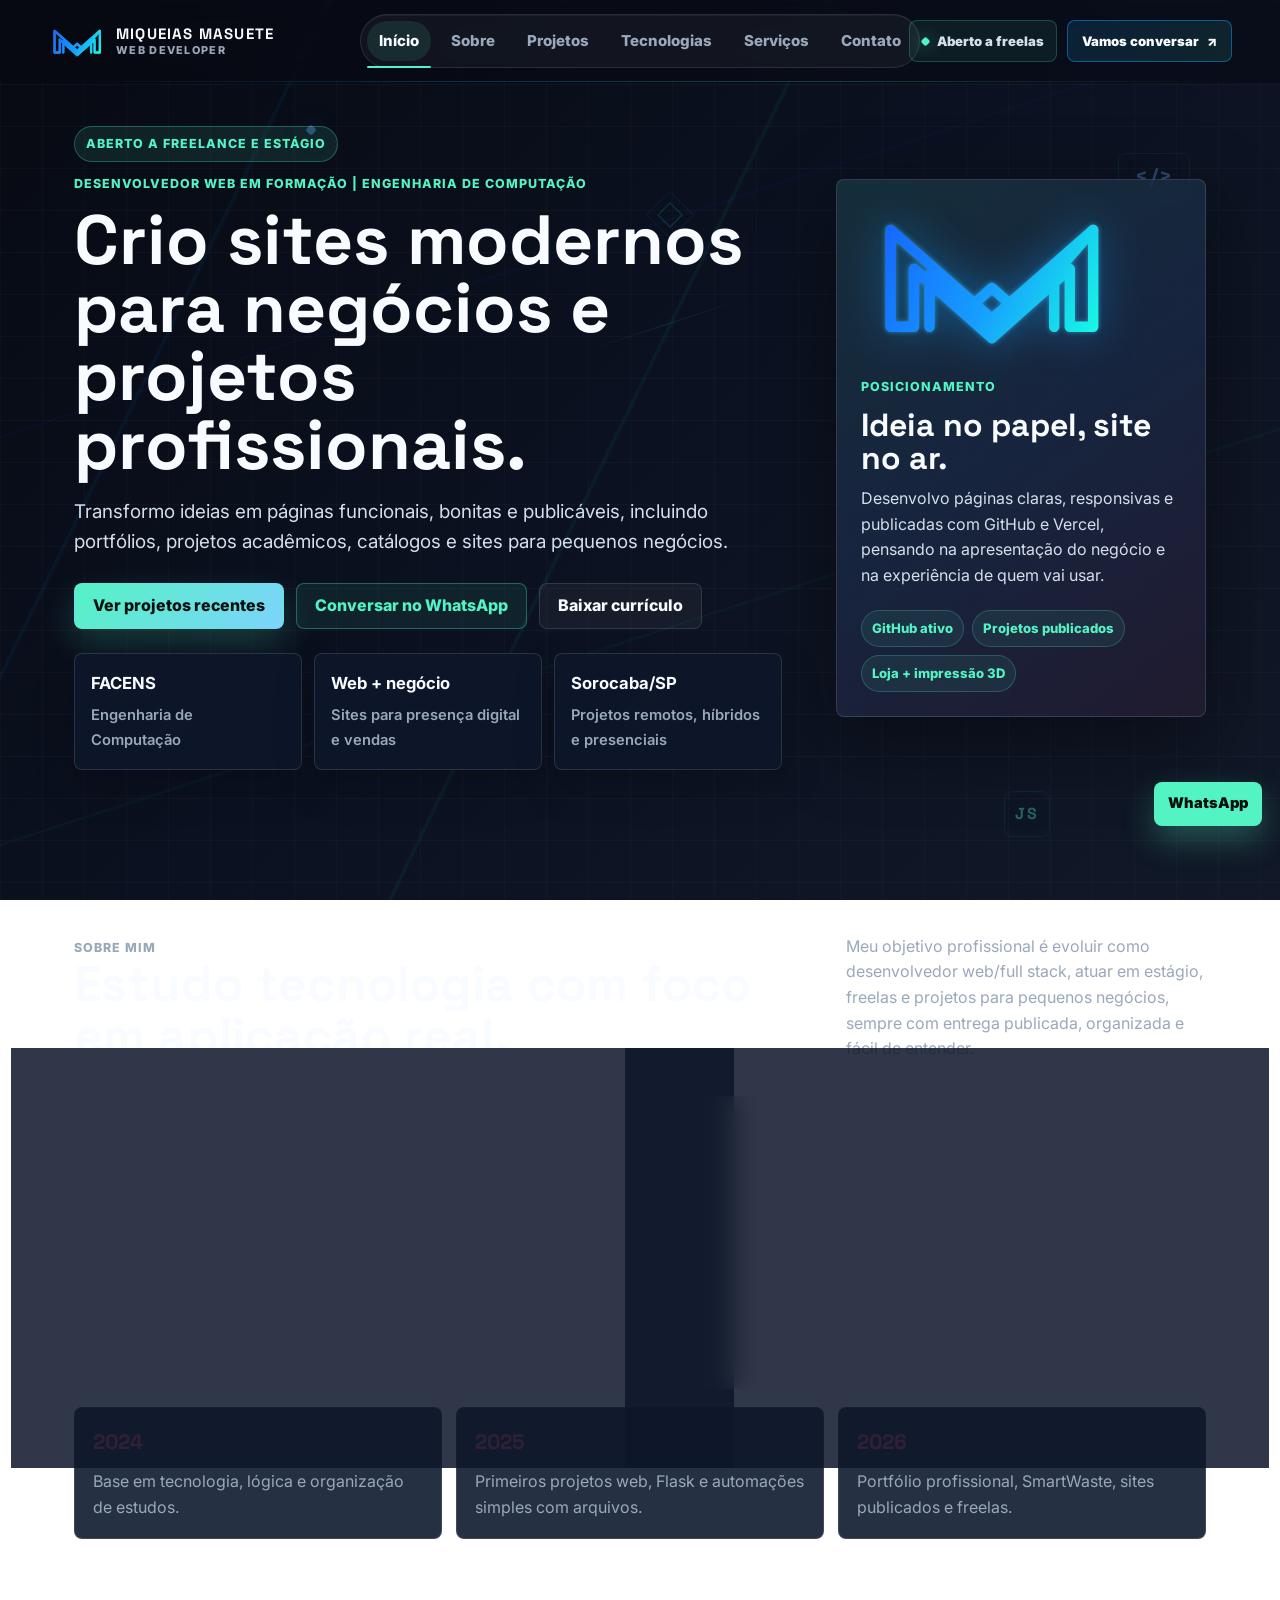
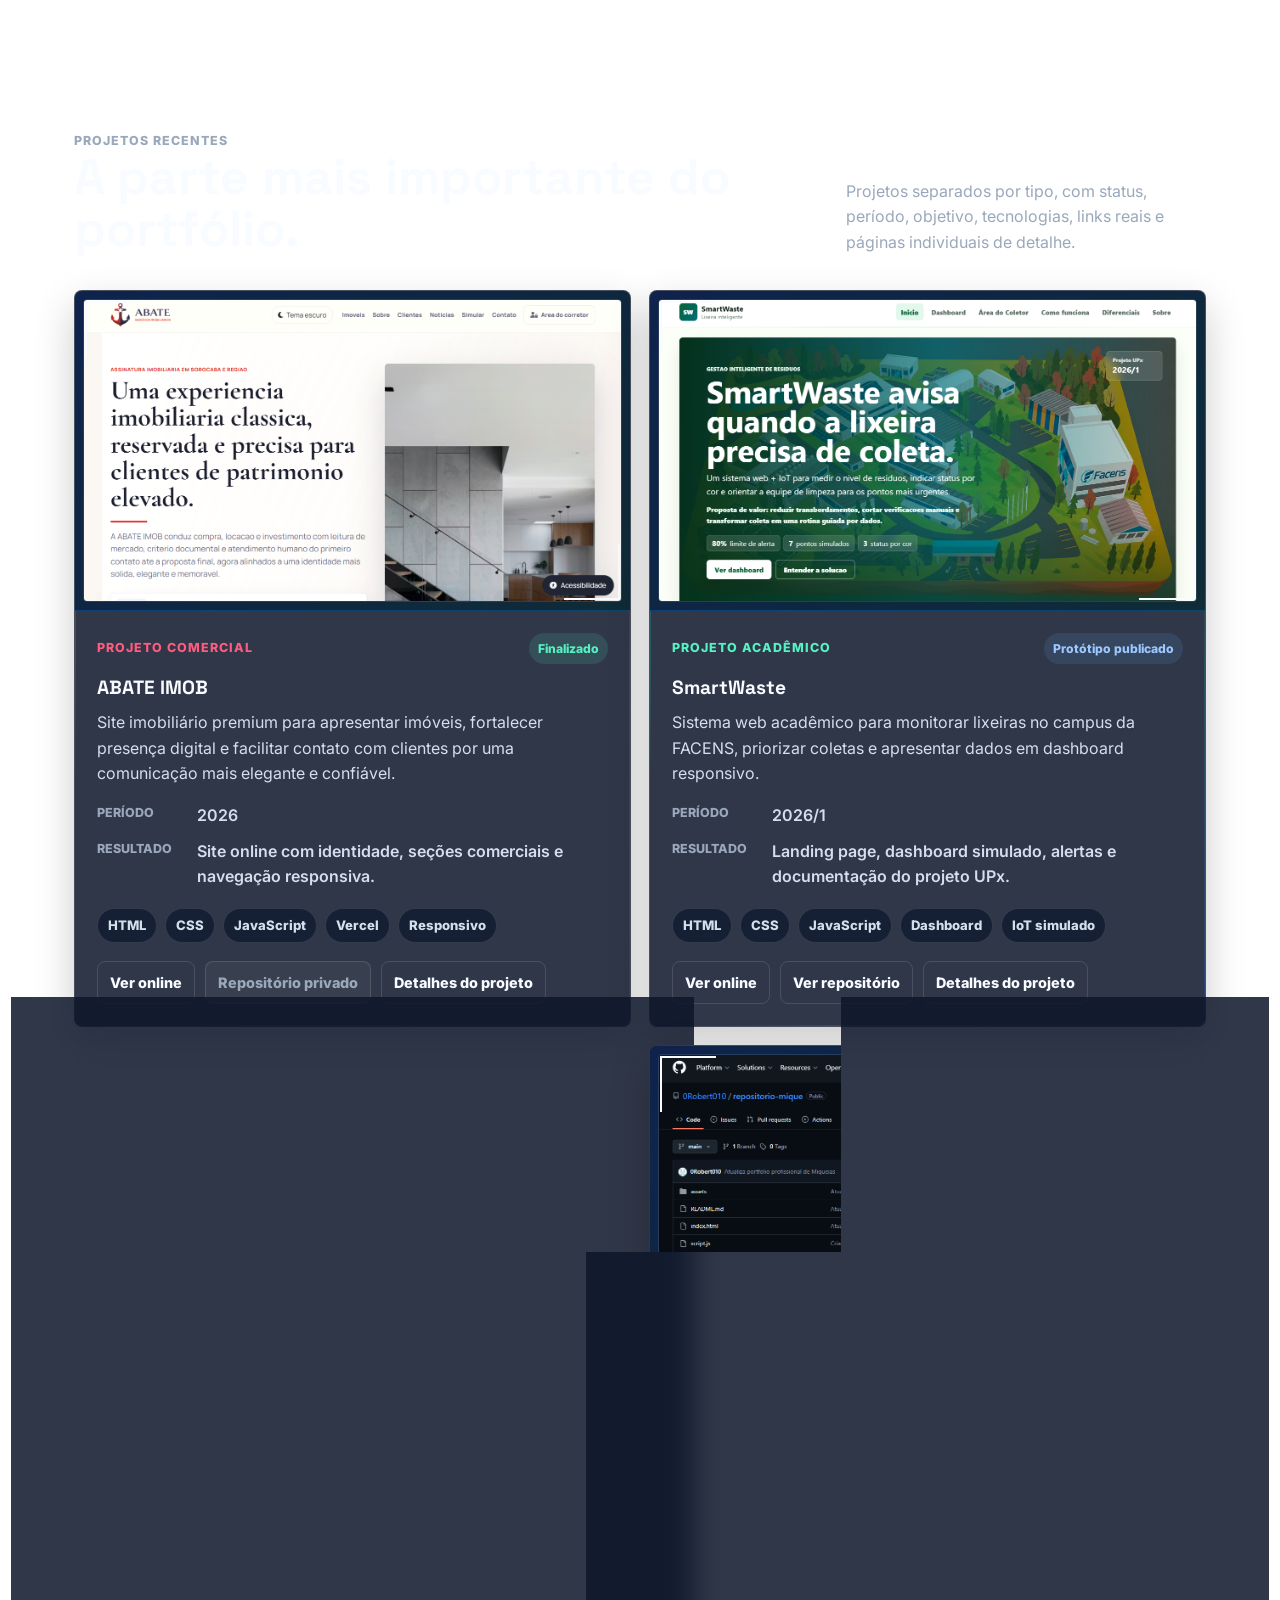
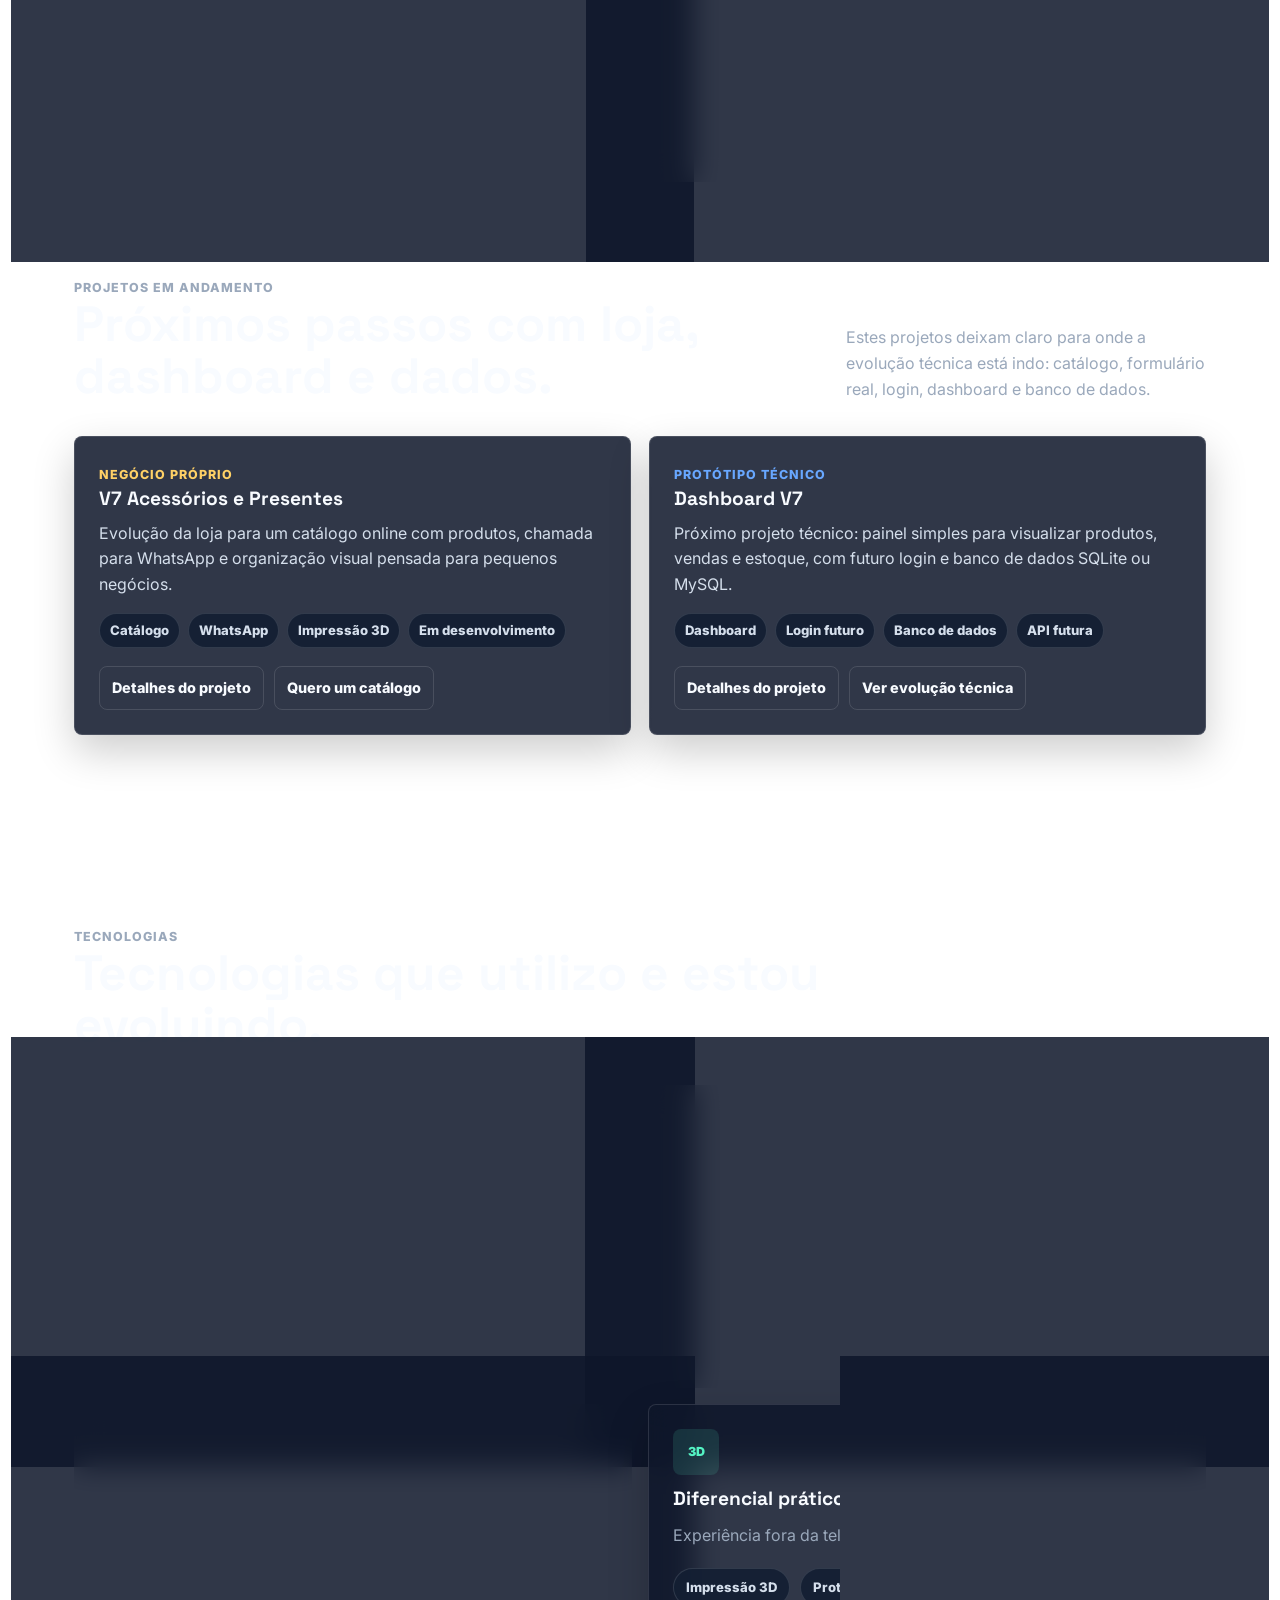
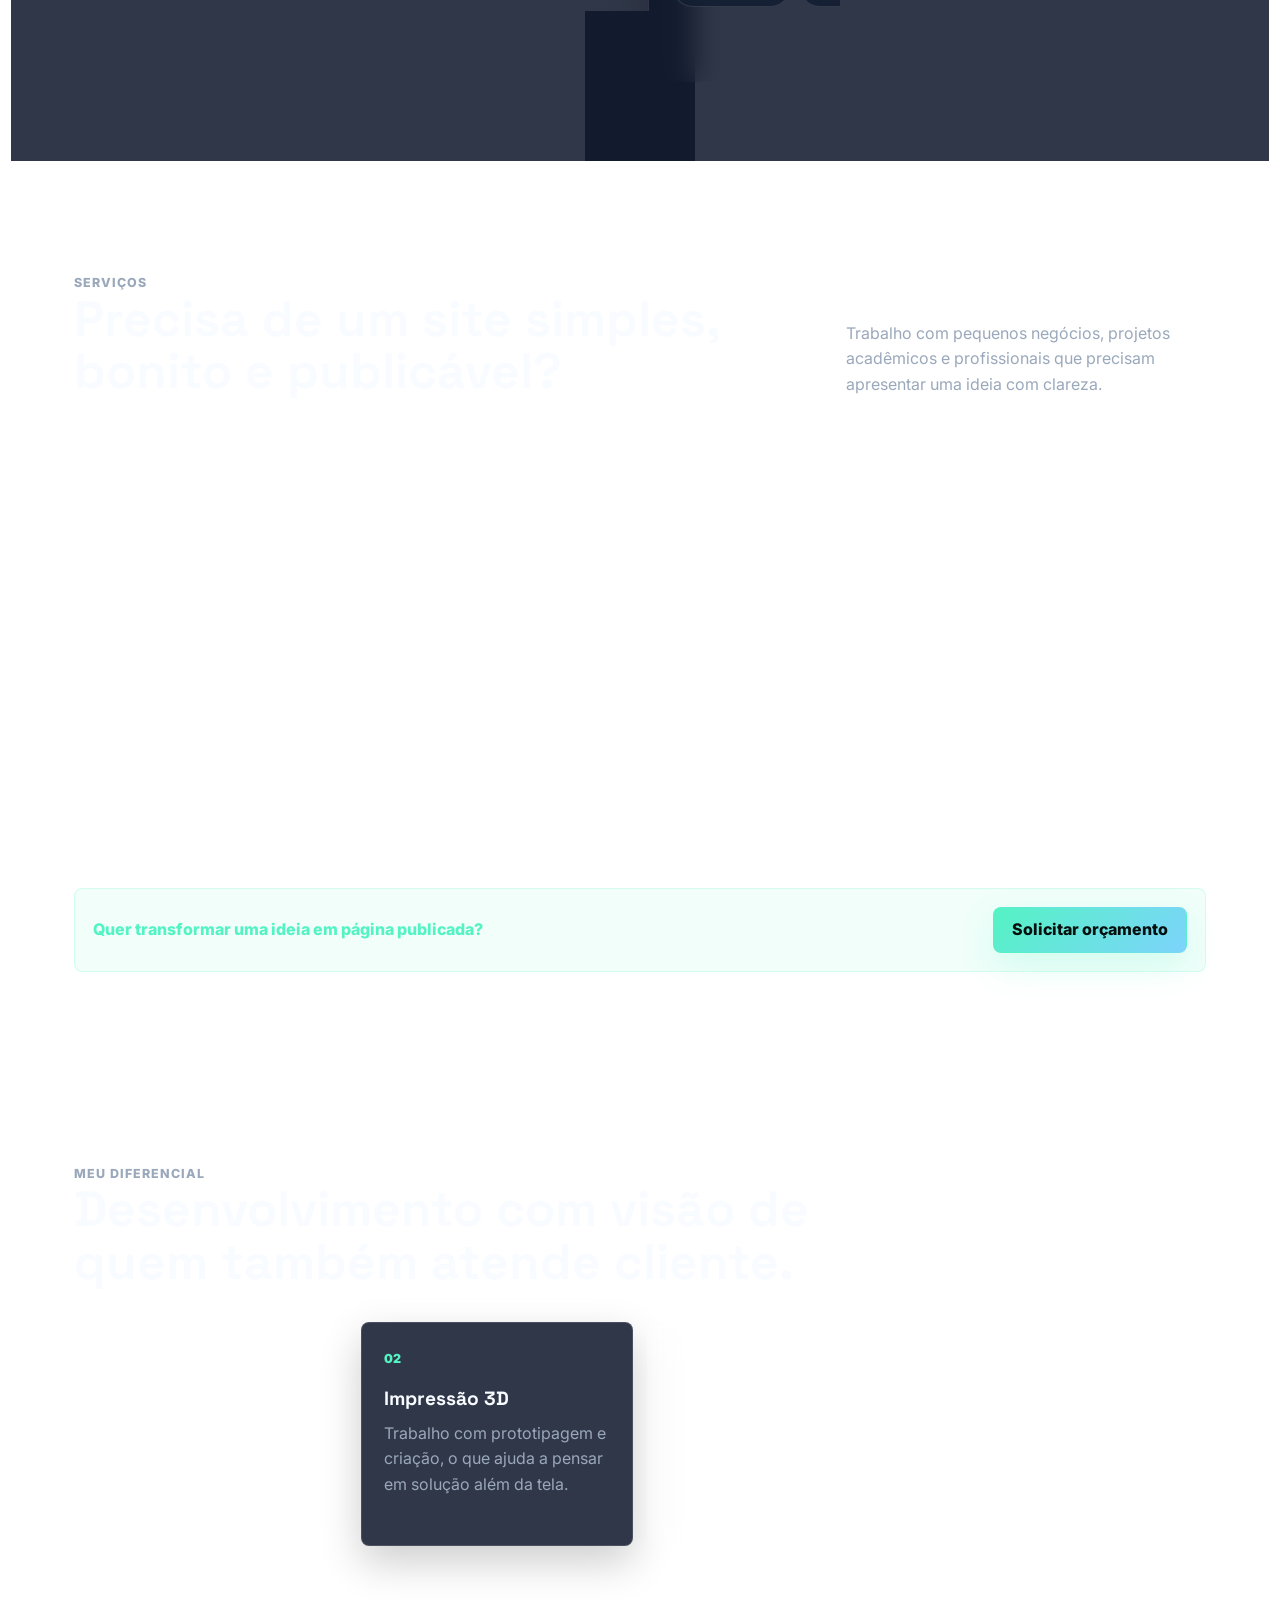
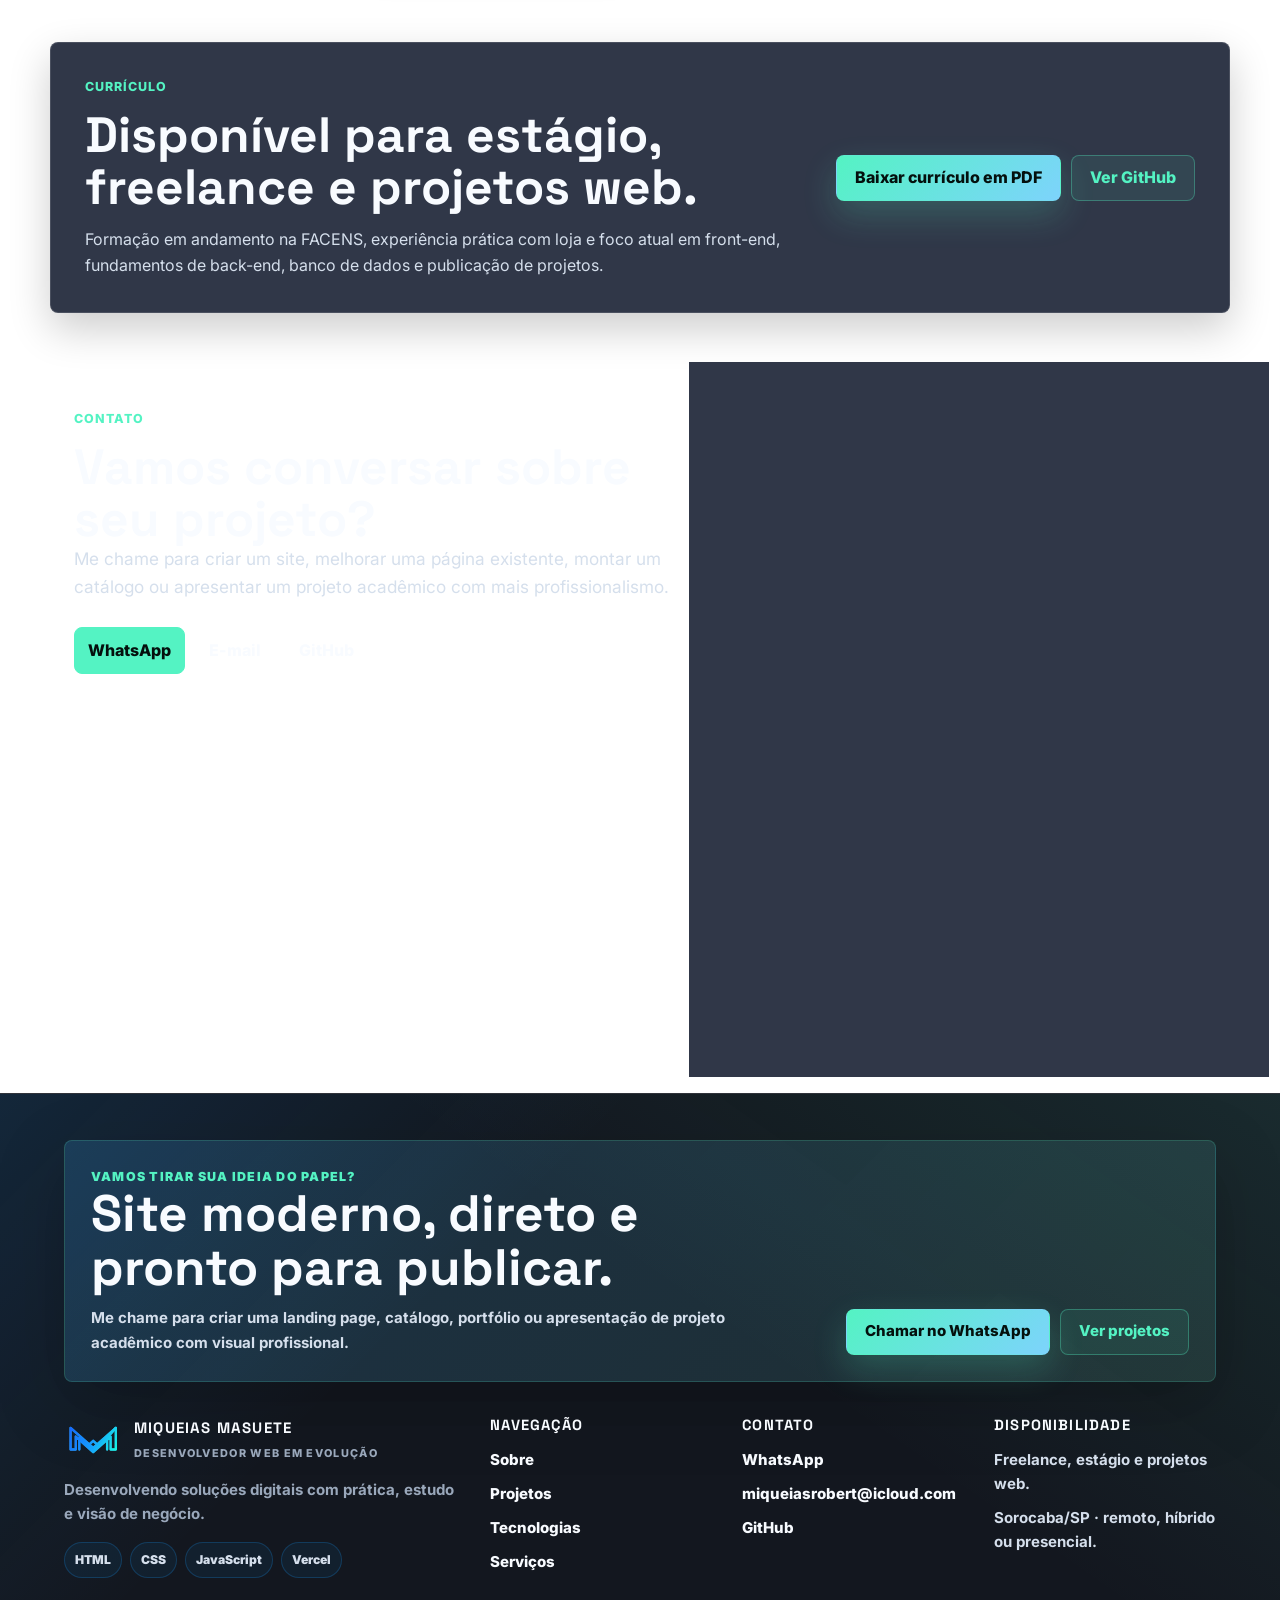
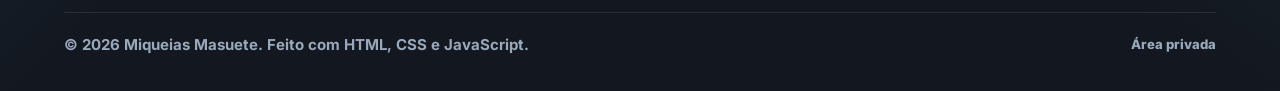
<file: index.html>
<!doctype html>
<html lang="pt-BR">
  <head>
    <meta charset="utf-8" />
    <meta name="viewport" content="width=device-width, initial-scale=1" />
    <title>Miqueias Masuete | Desenvolvedor Web em formação</title>
    <meta
      name="description"
      content="Portfólio de Miqueias Masuete, desenvolvedor web em formação e estudante de Engenharia de Computação na FACENS. Projetos web, sites profissionais, SmartWaste, ABATE IMOB e soluções para negócios locais."
    />
    <meta name="author" content="Miqueias Masuete" />
    <meta name="theme-color" content="#070a12" />
    <meta property="og:type" content="website" />
    <meta property="og:locale" content="pt_BR" />
    <meta property="og:title" content="Miqueias Masuete | Desenvolvedor Web em formação" />
    <meta
      property="og:description"
      content="Crio sites modernos para negócios, projetos acadêmicos e portfólios profissionais."
    />
    <meta property="og:url" content="https://repositorio-mique.vercel.app" />
    <meta property="og:image" content="https://repositorio-mique.vercel.app/assets/screenshots/portfolio-home.png" />

    <link rel="icon" href="assets/favicon.svg" type="image/svg+xml" />
    <link rel="preconnect" href="https://fonts.googleapis.com" />
    <link rel="preconnect" href="https://fonts.gstatic.com" crossorigin />
    <link
      href="https://fonts.googleapis.com/css2?family=Inter:wght@400;500;600;700;800&family=Space+Grotesk:wght@600;700&display=swap"
      rel="stylesheet"
    />
    <link rel="stylesheet" href="style.css" />
  </head>

  <body>
    <a class="skip-link" href="#conteudo">Pular para o conteúdo</a>
    <div class="floating-backdrop" aria-hidden="true">
      <span class="float-item float-item--code">&lt;/&gt;</span>
      <span class="float-item float-item--cube"></span>
      <span class="float-item float-item--braces">{ }</span>
      <span class="float-item float-item--deploy">Deploy</span>
      <span class="float-item float-item--dot"></span>
      <span class="float-item float-item--line"></span>
      <span class="float-item float-item--chip">JS</span>
    </div>

    <header class="site-header" data-header>
      <a class="logo" href="#inicio" aria-label="Miqueias Masuete - início">
        <span class="logo__mark">MM</span>
        <span class="logo__text">
          <span data-profile="name">Miqueias Masuete</span>
          <small>Web developer</small>
        </span>
      </a>

      <nav class="main-nav" id="main-nav" aria-label="Navegação principal" data-nav>
        <a class="nav-link" href="#inicio">Início</a>
        <a class="nav-link" href="#sobre">Sobre</a>
        <a class="nav-link" href="#projetos">Projetos</a>
        <a class="nav-link" href="#tecnologias">Tecnologias</a>
        <a class="nav-link" href="#servicos">Serviços</a>
        <a class="nav-link" href="#contato">Contato</a>
      </nav>

      <div class="header-actions">
        <a class="header-status" href="#contato">
          <span aria-hidden="true"></span>
          Aberto a freelas
        </a>
        <a
          class="header-cta"
          href="https://wa.me/5515991727075?text=Oi%20Miqueias%2C%20vim%20pelo%20seu%20portf%C3%B3lio%20e%20quero%20conversar."
          target="_blank"
          rel="noopener noreferrer"
        >
          Vamos conversar
          <span aria-hidden="true">↗</span>
        </a>
        <button
          class="nav-toggle"
          type="button"
          aria-label="Abrir menu"
          aria-controls="main-nav"
          aria-expanded="false"
          data-nav-toggle
        >
          <span></span>
          <span></span>
          <span></span>
        </button>
      </div>
    </header>

    <main id="conteudo">
      <section class="hero section-observe" id="inicio" aria-labelledby="hero-title">
        <div class="hero__content">
          <p class="availability" data-profile="availability">Aberto a freelance e estágio</p>
          <p class="section-kicker" data-profile="role">Desenvolvedor Web em formação | Engenharia de Computação</p>
          <h1 id="hero-title" data-profile="heroTitle">Crio sites modernos para negócios e projetos profissionais.</h1>
          <p class="hero__description" data-profile="heroDescription">
            Transformo ideias em páginas funcionais, bonitas e publicáveis, incluindo portfólios,
            projetos acadêmicos, catálogos e sites para pequenos negócios.
          </p>

          <div class="hero__actions" aria-label="Ações principais">
            <a class="btn btn--primary" href="#projetos">Ver projetos recentes</a>
            <a class="btn btn--secondary" href="https://wa.me/5515991727075?text=Oi%20Miqueias%2C%20quero%20conversar%20sobre%20um%20projeto%20web." target="_blank" rel="noopener noreferrer">Conversar no WhatsApp</a>
            <a class="btn btn--ghost" href="assets/curriculo-miqueias-masuete.pdf" download>Baixar currículo</a>
          </div>

          <div class="hero__stats" aria-label="Resumo profissional">
            <article>
              <strong data-profile="educationLabel">FACENS</strong>
              <span data-profile="educationText">Engenharia de Computação</span>
            </article>
            <article>
              <strong>Web + negócio</strong>
              <span>Sites para presença digital e vendas</span>
            </article>
            <article>
              <strong data-profile="location">Sorocaba/SP</strong>
              <span>Projetos remotos, híbridos e presenciais</span>
            </article>
          </div>
        </div>

        <aside class="hero__profile" aria-label="Resumo visual de Miqueias Masuete">
          <img
            class="hero__logo-symbol"
            src="assets/logo-mm.svg"
            alt="Logo MM de Miqueias Masuete"
            width="300"
            height="170"
          />
          <div>
            <p class="profile-label">Posicionamento</p>
            <h2 data-profile="positionTitle">Ideia no papel, site no ar.</h2>
            <p data-profile="positionText">
              Desenvolvo páginas claras, responsivas e publicadas com GitHub e Vercel, pensando
              na apresentação do negócio e na experiência de quem vai usar.
            </p>
          </div>
          <div class="profile-proof">
            <span>GitHub ativo</span>
            <span>Projetos publicados</span>
            <span>Loja + impressão 3D</span>
          </div>
        </aside>
      </section>

      <section class="section section-observe" id="sobre" aria-labelledby="sobre-title">
        <div class="section-heading section-heading--split">
          <div>
            <p class="section-kicker">Sobre mim</p>
            <h2 id="sobre-title" data-profile="aboutTitle">Estudo tecnologia com foco em aplicação real.</h2>
          </div>
          <p data-profile="aboutSummary">
            Meu objetivo profissional é evoluir como desenvolvedor web/full stack, atuar em
            estágio, freelas e projetos para pequenos negócios, sempre com entrega publicada,
            organizada e fácil de entender.
          </p>
        </div>

        <div class="about-layout">
          <article class="about-panel">
            <h3>Atualmente</h3>
            <ul class="check-list" data-profile-list="currentFocus">
              <li>Curso Engenharia de Computação na FACENS.</li>
              <li>Foco em front-end, lógica, banco de dados e fundamentos de back-end.</li>
              <li>Crio sites responsivos em HTML, CSS e JavaScript com deploy na Vercel.</li>
              <li>Uso GitHub para versionar, documentar e apresentar evolução técnica.</li>
            </ul>
          </article>

          <article class="about-panel about-panel--accent">
            <h3>Experiência prática</h3>
            <p data-profile="practicalExperience">
              Minha rotina com loja, atendimento, organização de produtos e impressão 3D me dá
              visão de cliente. Isso ajuda a criar páginas que não ficam só bonitas: elas precisam
              explicar, vender, orientar e facilitar contato.
            </p>
          </article>

          <div class="timeline" aria-label="Linha do tempo">
            <article>
              <span>2024</span>
              <p>Base em tecnologia, lógica e organização de estudos.</p>
            </article>
            <article>
              <span>2025</span>
              <p>Primeiros projetos web, Flask e automações simples com arquivos.</p>
            </article>
            <article>
              <span>2026</span>
              <p>Portfólio profissional, SmartWaste, sites publicados e freelas.</p>
            </article>
          </div>
        </div>
      </section>

      <section class="section section-observe" id="projetos" aria-labelledby="projetos-title">
        <div class="section-heading section-heading--split">
          <div>
            <p class="section-kicker">Projetos recentes</p>
            <h2 id="projetos-title">A parte mais importante do portfólio.</h2>
          </div>
          <p>
            Projetos separados por tipo, com status, período, objetivo, tecnologias, links reais
            e páginas individuais de detalhe.
          </p>
        </div>

        <div class="projects-grid projects-grid--featured">
          <article class="project-card">
            <a class="project-card__media" href="projetos/abate-imob.html" aria-label="Ver detalhes do projeto ABATE IMOB">
              <img src="assets/screenshots/abate-imob-home.png" alt="Print real da página inicial do site ABATE IMOB" loading="lazy" />
            </a>
            <div class="project-card__body">
              <div class="project-meta">
                <span class="project-card__type project-card__type--commercial">Projeto comercial</span>
                <span class="status status--done">Finalizado</span>
              </div>
              <h3>ABATE IMOB</h3>
              <p>
                Site imobiliário premium para apresentar imóveis, fortalecer presença digital e
                facilitar contato com clientes por uma comunicação mais elegante e confiável.
              </p>
              <dl class="project-facts">
                <div>
                  <dt>Período</dt>
                  <dd>2026</dd>
                </div>
                <div>
                  <dt>Resultado</dt>
                  <dd>Site online com identidade, seções comerciais e navegação responsiva.</dd>
                </div>
              </dl>
              <div class="tag-list" aria-label="Tecnologias usadas no ABATE IMOB">
                <span>HTML</span>
                <span>CSS</span>
                <span>JavaScript</span>
                <span>Vercel</span>
                <span>Responsivo</span>
              </div>
              <div class="project-card__actions">
                <a href="https://abate-imob.vercel.app" target="_blank" rel="noopener noreferrer">Ver online</a>
                <span class="link-disabled" aria-disabled="true">Repositório privado</span>
                <a href="projetos/abate-imob.html">Detalhes do projeto</a>
              </div>
            </div>
          </article>

          <article class="project-card">
            <a class="project-card__media" href="projetos/smartwaste.html" aria-label="Ver detalhes do projeto SmartWaste">
              <img src="assets/screenshots/smartwaste-home.png" alt="Print real da página inicial do projeto SmartWaste" loading="lazy" />
            </a>
            <div class="project-card__body">
              <div class="project-meta">
                <span class="project-card__type project-card__type--academic">Projeto acadêmico</span>
                <span class="status status--prototype">Protótipo publicado</span>
              </div>
              <h3>SmartWaste</h3>
              <p>
                Sistema web acadêmico para monitorar lixeiras no campus da FACENS, priorizar
                coletas e apresentar dados em dashboard responsivo.
              </p>
              <dl class="project-facts">
                <div>
                  <dt>Período</dt>
                  <dd>2026/1</dd>
                </div>
                <div>
                  <dt>Resultado</dt>
                  <dd>Landing page, dashboard simulado, alertas e documentação do projeto UPx.</dd>
                </div>
              </dl>
              <div class="tag-list" aria-label="Tecnologias usadas no SmartWaste">
                <span>HTML</span>
                <span>CSS</span>
                <span>JavaScript</span>
                <span>Dashboard</span>
                <span>IoT simulado</span>
              </div>
              <div class="project-card__actions">
                <a href="https://smart-waste-nu.vercel.app" target="_blank" rel="noopener noreferrer">Ver online</a>
                <a href="https://github.com/0Robert010/SMART-WASTE" target="_blank" rel="noopener noreferrer">Ver repositório</a>
                <a href="projetos/smartwaste.html">Detalhes do projeto</a>
              </div>
            </div>
          </article>

          <article class="project-card">
            <a class="project-card__media" href="projetos/gerador-atep.html" aria-label="Ver detalhes do projeto Gerador ATEP">
              <img src="assets/screenshots/gerador-atep-code.png" alt="Print real do código Python e Flask do Gerador ATEP no GitHub" loading="lazy" />
            </a>
            <div class="project-card__body">
              <div class="project-meta">
                <span class="project-card__type project-card__type--technical">Projeto técnico</span>
                <span class="status status--prototype">Protótipo funcional</span>
              </div>
              <h3>Gerador ATEP</h3>
              <p>
                Aplicação Flask com formulário, leitura de dados, geração de planilha XLSX e
                preparação de PDF. É o projeto mais técnico do portfólio até agora.
              </p>
              <dl class="project-facts">
                <div>
                  <dt>Período</dt>
                  <dd>2025</dd>
                </div>
                <div>
                  <dt>Resultado</dt>
                  <dd>Fluxo de formulário que processa informações e entrega arquivo para download.</dd>
                </div>
              </dl>
              <div class="tag-list" aria-label="Tecnologias usadas no Gerador ATEP">
                <span>Python</span>
                <span>Flask</span>
                <span>OpenPyXL</span>
                <span>ReportLab</span>
                <span>Formulário</span>
              </div>
              <div class="project-card__actions">
                <a href="https://github.com/0Robert010/PPA/tree/app.py/PPA%20MK03" target="_blank" rel="noopener noreferrer">Ver repositório</a>
                <a href="projetos/gerador-atep.html">Detalhes do projeto</a>
              </div>
            </div>
          </article>

          <article class="project-card">
            <a class="project-card__media" href="projetos/portfolio.html" aria-label="Ver detalhes do projeto Portfólio">
              <img src="assets/screenshots/portfolio-github.png" alt="Print real do repositório do portfólio no GitHub" loading="lazy" />
            </a>
            <div class="project-card__body">
              <div class="project-meta">
                <span class="project-card__type project-card__type--own">Projeto próprio</span>
                <span class="status status--progress">Em evolução</span>
              </div>
              <h3>Portfólio profissional</h3>
              <p>
                Site pessoal usado para apresentar projetos, serviços, tecnologias, disponibilidade
                e evolução como desenvolvedor web.
              </p>
              <dl class="project-facts">
                <div>
                  <dt>Período</dt>
                  <dd>2026</dd>
                </div>
                <div>
                  <dt>Resultado</dt>
                  <dd>Portfólio publicado, com SEO, páginas de projetos e contato funcional.</dd>
                </div>
              </dl>
              <div class="tag-list" aria-label="Tecnologias usadas no portfólio">
                <span>HTML</span>
                <span>CSS</span>
                <span>JavaScript</span>
                <span>SEO</span>
                <span>GitHub</span>
              </div>
              <div class="project-card__actions">
                <a href="https://repositorio-mique.vercel.app" target="_blank" rel="noopener noreferrer">Ver online</a>
                <a href="https://github.com/0Robert010/repositorio-mique" target="_blank" rel="noopener noreferrer">Ver repositório</a>
                <a href="projetos/portfolio.html">Detalhes do projeto</a>
              </div>
            </div>
          </article>
        </div>
      </section>

      <section class="section section-observe section-compact" id="andamento" aria-labelledby="andamento-title">
        <div class="section-heading section-heading--split">
          <div>
            <p class="section-kicker">Projetos em andamento</p>
            <h2 id="andamento-title">Próximos passos com loja, dashboard e dados.</h2>
          </div>
          <p>
            Estes projetos deixam claro para onde a evolução técnica está indo: catálogo,
            formulário real, login, dashboard e banco de dados.
          </p>
        </div>

        <div class="ongoing-grid">
          <article class="ongoing-card">
            <span class="project-card__type project-card__type--own">Negócio próprio</span>
            <h3>V7 Acessórios e Presentes</h3>
            <p>
              Evolução da loja para um catálogo online com produtos, chamada para WhatsApp e
              organização visual pensada para pequenos negócios.
            </p>
            <div class="tag-list">
              <span>Catálogo</span>
              <span>WhatsApp</span>
              <span>Impressão 3D</span>
              <span>Em desenvolvimento</span>
            </div>
            <div class="project-card__actions">
              <a href="projetos/v7.html">Detalhes do projeto</a>
              <a href="#contato">Quero um catálogo</a>
            </div>
          </article>

          <article class="ongoing-card">
            <span class="project-card__type project-card__type--technical">Protótipo técnico</span>
            <h3>Dashboard V7</h3>
            <p>
              Próximo projeto técnico: painel simples para visualizar produtos, vendas e estoque,
              com futuro login e banco de dados SQLite ou MySQL.
            </p>
            <div class="tag-list">
              <span>Dashboard</span>
              <span>Login futuro</span>
              <span>Banco de dados</span>
              <span>API futura</span>
            </div>
            <div class="project-card__actions">
              <a href="projetos/dashboard-v7.html">Detalhes do projeto</a>
              <a href="#tecnologias">Ver evolução técnica</a>
            </div>
          </article>
        </div>
      </section>

      <section class="section section-observe" id="tecnologias" aria-labelledby="tecnologias-title">
        <div class="section-heading">
          <p class="section-kicker">Tecnologias</p>
          <h2 id="tecnologias-title">Tecnologias que utilizo e estou evoluindo.</h2>
        </div>

        <div class="tech-groups">
          <article class="tech-group tech-group--current">
            <span class="tech-icon">WEB</span>
            <h3>Uso atualmente</h3>
            <p>Base usada nos projetos publicados e nas páginas comerciais.</p>
            <div class="tech-list">
              <span>HTML semântico</span>
              <span>CSS responsivo</span>
              <span>JavaScript</span>
              <span>Git</span>
              <span>GitHub</span>
              <span>Vercel</span>
            </div>
          </article>

          <article class="tech-group">
            <span class="tech-icon">APP</span>
            <h3>Aplicação em projetos</h3>
            <p>Recursos que já aparecem em SmartWaste, ABATE IMOB e neste portfólio.</p>
            <div class="tech-list">
              <span>Deploy online</span>
              <span>SEO básico</span>
              <span>Formulário com validação</span>
              <span>Dashboard simulado</span>
              <span>UX responsiva</span>
            </div>
          </article>

          <article class="tech-group">
            <span class="tech-icon">DEV</span>
            <h3>Estudando agora</h3>
            <p>Próximo foco para transformar páginas em sistemas mais completos.</p>
            <div class="tech-list">
              <span>C</span>
              <span>Python</span>
              <span>Flask</span>
              <span>SQLite</span>
              <span>MySQL</span>
              <span>APIs</span>
            </div>
          </article>

          <article class="tech-group">
            <span class="tech-icon">3D</span>
            <h3>Diferencial prático</h3>
            <p>Experiência fora da tela que melhora a visão de produto e cliente.</p>
            <div class="tech-list">
              <span>Impressão 3D</span>
              <span>Prototipagem</span>
              <span>Atendimento</span>
              <span>Organização de loja</span>
              <span>Visão comercial</span>
            </div>
          </article>
        </div>
      </section>

      <section class="section section-observe" id="servicos" aria-labelledby="servicos-title">
        <div class="section-heading section-heading--split">
          <div>
            <p class="section-kicker">Serviços</p>
            <h2 id="servicos-title">Precisa de um site simples, bonito e publicável?</h2>
          </div>
          <p>
            Trabalho com pequenos negócios, projetos acadêmicos e profissionais que precisam
            apresentar uma ideia com clareza.
          </p>
        </div>

        <div class="services-grid">
          <article class="service-card service-card--featured">
            <span>Principal</span>
            <h3>Site profissional para sua empresa</h3>
            <p>Presença digital com seções claras, botão para WhatsApp e publicação na Vercel.</p>
          </article>
          <article class="service-card">
            <span>Catálogo</span>
            <h3>Catálogo online para loja local</h3>
            <p>Produtos organizados, filtros simples e chamada direta para atendimento.</p>
          </article>
          <article class="service-card">
            <span>Captação</span>
            <h3>Landing page para captar clientes</h3>
            <p>Página direta para divulgar serviço, campanha, imóvel ou produto.</p>
          </article>
          <article class="service-card">
            <span>Acadêmico</span>
            <h3>Página para TCC ou projeto</h3>
            <p>Apresentação de problema, solução, tecnologias, equipe e resultados.</p>
          </article>
          <article class="service-card">
            <span>Imobiliária</span>
            <h3>Site para imobiliária</h3>
            <p>Vitrine de imóveis, contato rápido e identidade visual profissional.</p>
          </article>
          <article class="service-card">
            <span>Manutenção</span>
            <h3>Ajustes em sites existentes</h3>
            <p>Correção visual, responsividade, textos, links, SEO e publicação.</p>
          </article>
        </div>

        <div class="section-cta">
          <p>Quer transformar uma ideia em página publicada?</p>
          <a class="btn btn--primary" href="https://wa.me/5515991727075?text=Oi%20Miqueias%2C%20quero%20solicitar%20um%20or%C3%A7amento%20para%20site." target="_blank" rel="noopener noreferrer">Solicitar orçamento</a>
        </div>
      </section>

      <section class="section section-observe" id="diferenciais" aria-labelledby="diferenciais-title">
        <div class="section-heading">
          <p class="section-kicker">Meu diferencial</p>
          <h2 id="diferenciais-title">Desenvolvimento com visão de quem também atende cliente.</h2>
        </div>

        <div class="differentials-grid">
          <article>
            <span>01</span>
            <h3>Loja física</h3>
            <p>Entendo atendimento, organização de produto, dúvida de cliente e decisão de compra.</p>
          </article>
          <article>
            <span>02</span>
            <h3>Impressão 3D</h3>
            <p>Trabalho com prototipagem e criação, o que ajuda a pensar em solução além da tela.</p>
          </article>
          <article>
            <span>03</span>
            <h3>Projetos publicados</h3>
            <p>Uso GitHub e Vercel para deixar projetos acessíveis, testáveis e documentados.</p>
          </article>
          <article>
            <span>04</span>
            <h3>Leitura comercial</h3>
            <p>Crio páginas pensando em clareza, confiança, conversão e apresentação profissional.</p>
          </article>
        </div>
      </section>

      <section class="section section-observe resume-section" id="curriculo" aria-labelledby="curriculo-title">
        <div class="resume-copy">
          <p class="section-kicker">Currículo</p>
          <h2 id="curriculo-title">Disponível para estágio, freelance e projetos web.</h2>
          <p>
            Formação em andamento na FACENS, experiência prática com loja e foco atual em
            front-end, fundamentos de back-end, banco de dados e publicação de projetos.
          </p>
        </div>
        <div class="resume-actions">
          <a class="btn btn--primary" href="assets/curriculo-miqueias-masuete.pdf" download>Baixar currículo em PDF</a>
          <a class="btn btn--secondary" href="https://github.com/0Robert010" target="_blank" rel="noopener noreferrer">Ver GitHub</a>
        </div>
      </section>

      <section class="contact section-observe" id="contato" aria-labelledby="contato-title">
        <div class="contact__content">
          <p class="section-kicker">Contato</p>
          <h2 id="contato-title">Vamos conversar sobre seu projeto?</h2>
          <p>
            Me chame para criar um site, melhorar uma página existente, montar um catálogo ou
            apresentar um projeto acadêmico com mais profissionalismo.
          </p>

          <div class="contact-links" aria-label="Links de contato">
            <a class="contact-link contact-link--primary" href="https://wa.me/5515991727075?text=Oi%20Miqueias%2C%20quero%20conversar%20sobre%20um%20projeto%20web." target="_blank" rel="noopener noreferrer">WhatsApp</a>
            <a class="contact-link" href="mailto:miqueiasrobert@icloud.com">E-mail</a>
            <a class="contact-link" href="https://github.com/0Robert010" target="_blank" rel="noopener noreferrer">GitHub</a>
          </div>
        </div>

        <form class="contact-form" action="mailto:miqueiasrobert@icloud.com" method="post" enctype="text/plain" novalidate data-contact-form>
          <label for="name">Nome</label>
          <input id="name" name="name" type="text" placeholder="Seu nome" autocomplete="name" required />
          <small data-error-for="name"></small>

          <label for="email">E-mail</label>
          <input id="email" name="email" type="email" inputmode="email" placeholder="seu@email.com" autocomplete="email" required />
          <small data-error-for="email"></small>

          <label for="message">Mensagem</label>
          <textarea id="message" name="message" rows="5" placeholder="Conte sua ideia, prazo ou tipo de site" required></textarea>
          <small data-error-for="message"></small>

          <button class="btn btn--primary" type="submit">Quero conversar sobre um projeto</button>
          <p class="form-success" role="status" aria-live="polite" data-form-success></p>
        </form>
      </section>
    </main>

    <a
      class="floating-whatsapp"
      href="https://wa.me/5515991727075?text=Oi%20Miqueias%2C%20vim%20pelo%20seu%20portf%C3%B3lio."
      target="_blank"
      rel="noopener noreferrer"
      aria-label="Chamar Miqueias no WhatsApp"
    >
      WhatsApp
    </a>

    <button class="back-to-top" type="button" aria-label="Voltar ao topo" data-back-to-top>
      ↑
    </button>

    <footer class="site-footer">
      <div class="footer-cta">
        <div>
          <p class="footer-kicker">Vamos tirar sua ideia do papel?</p>
          <h2>Site moderno, direto e pronto para publicar.</h2>
          <p>
            Me chame para criar uma landing page, catálogo, portfólio ou apresentação de projeto
            acadêmico com visual profissional.
          </p>
        </div>
        <div class="footer-cta__actions">
          <a class="btn btn--primary" href="https://wa.me/5515991727075?text=Oi%20Miqueias%2C%20quero%20conversar%20sobre%20um%20site." target="_blank" rel="noopener noreferrer">Chamar no WhatsApp</a>
          <a class="btn btn--secondary" href="#projetos">Ver projetos</a>
        </div>
      </div>

      <div class="footer-main">
        <div class="footer-about">
          <a class="footer-logo" href="#inicio" aria-label="Miqueias Masuete - início">
            <span class="logo__mark">MM</span>
            <span>
              <strong data-profile="name">Miqueias Masuete</strong>
              <small>Desenvolvedor Web em evolução</small>
            </span>
          </a>
          <p>Desenvolvendo soluções digitais com prática, estudo e visão de negócio.</p>
          <div class="footer-stack" aria-label="Tecnologias principais">
            <span>HTML</span>
            <span>CSS</span>
            <span>JavaScript</span>
            <span>Vercel</span>
          </div>
        </div>

        <nav class="footer-column" aria-labelledby="footer-nav-title">
          <h3 id="footer-nav-title">Navegação</h3>
          <a href="#sobre">Sobre</a>
          <a href="#projetos">Projetos</a>
          <a href="#tecnologias">Tecnologias</a>
          <a href="#servicos">Serviços</a>
        </nav>

        <div class="footer-column" aria-labelledby="footer-contact-title">
          <h3 id="footer-contact-title">Contato</h3>
          <a href="https://wa.me/5515991727075?text=Oi%20Miqueias%2C%20vim%20pelo%20seu%20portf%C3%B3lio." target="_blank" rel="noopener noreferrer">WhatsApp</a>
          <a href="mailto:miqueiasrobert@icloud.com">miqueiasrobert@icloud.com</a>
          <a href="https://github.com/0Robert010" target="_blank" rel="noopener noreferrer">GitHub</a>
        </div>

        <div class="footer-column footer-column--meta" aria-labelledby="footer-meta-title">
          <h3 id="footer-meta-title">Disponibilidade</h3>
          <p>Freelance, estágio e projetos web.</p>
          <p><span data-profile="location">Sorocaba/SP</span> · remoto, híbrido ou presencial.</p>
        </div>
      </div>

      <div class="footer-bottom">
        <p>© <span data-current-year></span> Miqueias Masuete. Feito com HTML, CSS e JavaScript.</p>
        <a href="admin.html" rel="nofollow">Área privada</a>
      </div>
    </footer>

    <script src="profile.js"></script>
    <script src="script.js"></script>
  </body>
</html>
</file>
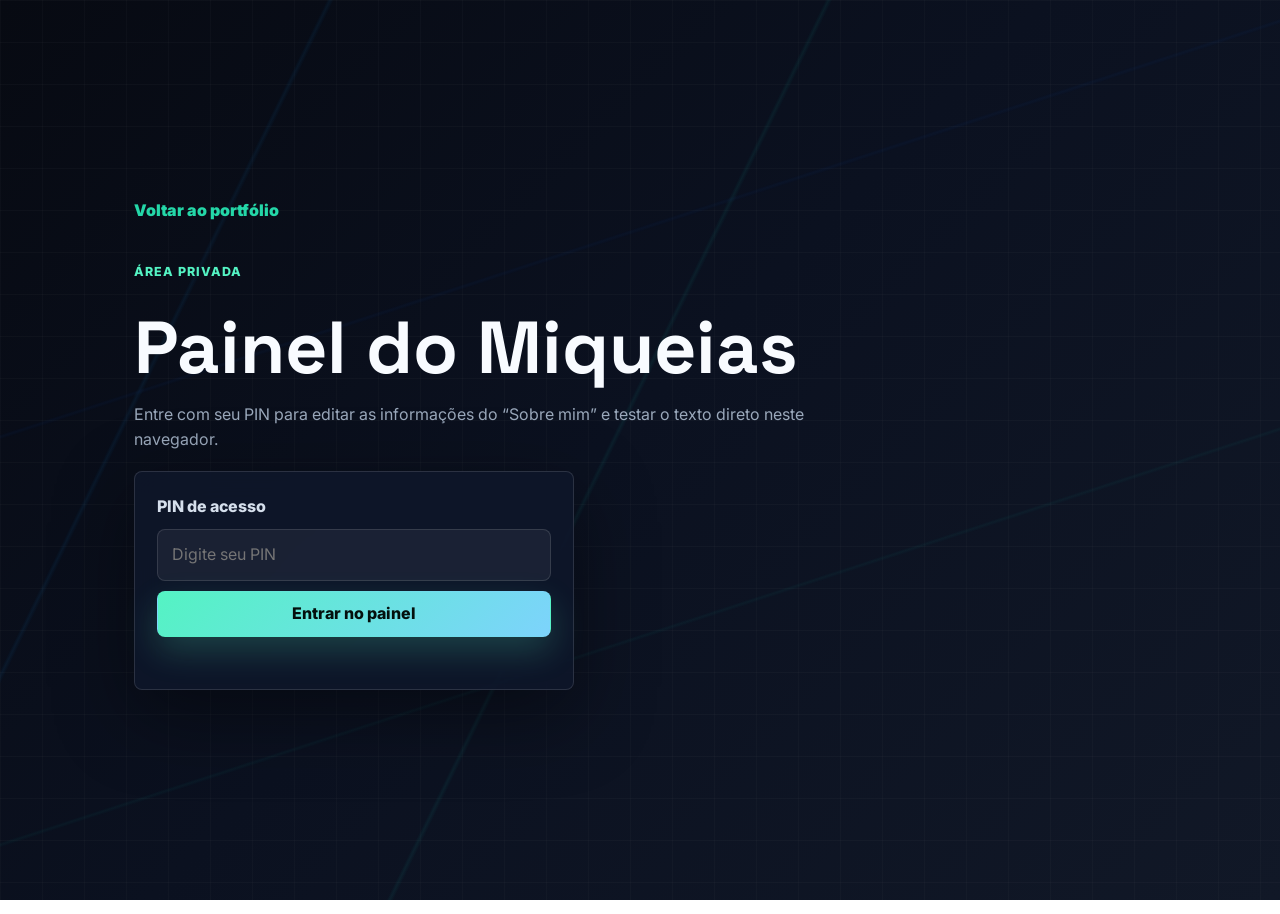
<file: admin.html>
<!doctype html>
<html lang="pt-BR">
  <head>
    <meta charset="utf-8" />
    <meta name="viewport" content="width=device-width, initial-scale=1" />
    <meta name="robots" content="noindex, nofollow" />
    <meta name="theme-color" content="#070a12" />
    <title>Área privada | Miqueias Masuete</title>
    <link rel="icon" href="assets/favicon.svg" type="image/svg+xml" />
    <link rel="preconnect" href="https://fonts.googleapis.com" />
    <link rel="preconnect" href="https://fonts.gstatic.com" crossorigin />
    <link
      href="https://fonts.googleapis.com/css2?family=Inter:wght@400;500;600;700;800&family=Space+Grotesk:wght@600;700&display=swap"
      rel="stylesheet"
    />
    <link rel="stylesheet" href="style.css" />
  </head>

  <body class="admin-page">
    <main class="admin-shell">
      <section class="admin-login" data-admin-login>
        <a class="back-link" href="index.html">Voltar ao portfólio</a>
        <p class="section-kicker">Área privada</p>
        <h1>Painel do Miqueias</h1>
        <p>
          Entre com seu PIN para editar as informações do “Sobre mim” e testar o texto direto
          neste navegador.
        </p>

        <form class="admin-card" data-admin-auth>
          <label for="admin-pin">PIN de acesso</label>
          <input id="admin-pin" name="pin" type="password" inputmode="text" autocomplete="current-password" placeholder="Digite seu PIN" required />
          <button class="btn btn--primary" type="submit">Entrar no painel</button>
          <small class="admin-message" data-admin-auth-message></small>
        </form>
      </section>

      <section class="admin-panel" data-admin-panel hidden>
        <div class="admin-panel__header">
          <div>
            <a class="back-link" href="index.html">Voltar ao portfólio</a>
            <p class="section-kicker">Editor local</p>
            <h1>Atualizar informações</h1>
            <p>
              As mudanças ficam salvas neste navegador. Use “Exportar dados” para guardar ou
              levar o conteúdo para uma versão pública do site.
            </p>
          </div>
          <button class="btn btn--ghost" type="button" data-admin-lock>Sair</button>
        </div>

        <form class="admin-form" data-profile-form>
          <div class="admin-form__grid">
            <label>
              Nome
              <input name="name" type="text" required />
            </label>
            <label>
              Disponibilidade
              <input name="availability" type="text" required />
            </label>
            <label>
              Formação / posição
              <input name="role" type="text" required />
            </label>
            <label>
              Localização
              <input name="location" type="text" required />
            </label>
            <label>
              E-mail
              <input name="email" type="email" required />
            </label>
            <label>
              WhatsApp com DDI
              <input name="whatsapp" type="text" required />
            </label>
            <label class="admin-form__wide">
              Link do GitHub
              <input name="github" type="url" required />
            </label>
            <label class="admin-form__wide">
              Título principal
              <textarea name="heroTitle" rows="2" required></textarea>
            </label>
            <label class="admin-form__wide">
              Texto principal
              <textarea name="heroDescription" rows="3" required></textarea>
            </label>
            <label>
              Bloco de posicionamento
              <input name="positionTitle" type="text" required />
            </label>
            <label>
              Instituição
              <input name="educationLabel" type="text" required />
            </label>
            <label>
              Texto da formação
              <input name="educationText" type="text" required />
            </label>
            <label class="admin-form__wide">
              Texto do posicionamento
              <textarea name="positionText" rows="3" required></textarea>
            </label>
            <label class="admin-form__wide">
              Título do Sobre mim
              <input name="aboutTitle" type="text" required />
            </label>
            <label class="admin-form__wide">
              Objetivo profissional
              <textarea name="aboutSummary" rows="3" required></textarea>
            </label>
            <label class="admin-form__wide">
              Atualmente estudando / fazendo
              <textarea name="currentFocus" rows="5" required></textarea>
              <small>Uma linha para cada item.</small>
            </label>
            <label class="admin-form__wide">
              Experiência prática
              <textarea name="practicalExperience" rows="4" required></textarea>
            </label>
          </div>

          <div class="admin-actions">
            <button class="btn btn--primary" type="submit">Salvar e aplicar</button>
            <button class="btn btn--secondary" type="button" data-admin-export>Exportar dados</button>
            <button class="btn btn--ghost" type="button" data-admin-reset>Restaurar padrão</button>
          </div>
          <p class="form-success" data-admin-save-message role="status" aria-live="polite"></p>
        </form>

        <article class="admin-export" data-admin-export-box hidden>
          <h2>Dados exportados</h2>
          <p>Guarde este conteúdo se quiser reaplicar depois ou transformar em arquivo fixo no projeto.</p>
          <textarea readonly rows="12" data-admin-export-output></textarea>
        </article>
      </section>
    </main>

    <script src="profile.js"></script>
    <script src="admin.js"></script>
  </body>
</html>
</file>
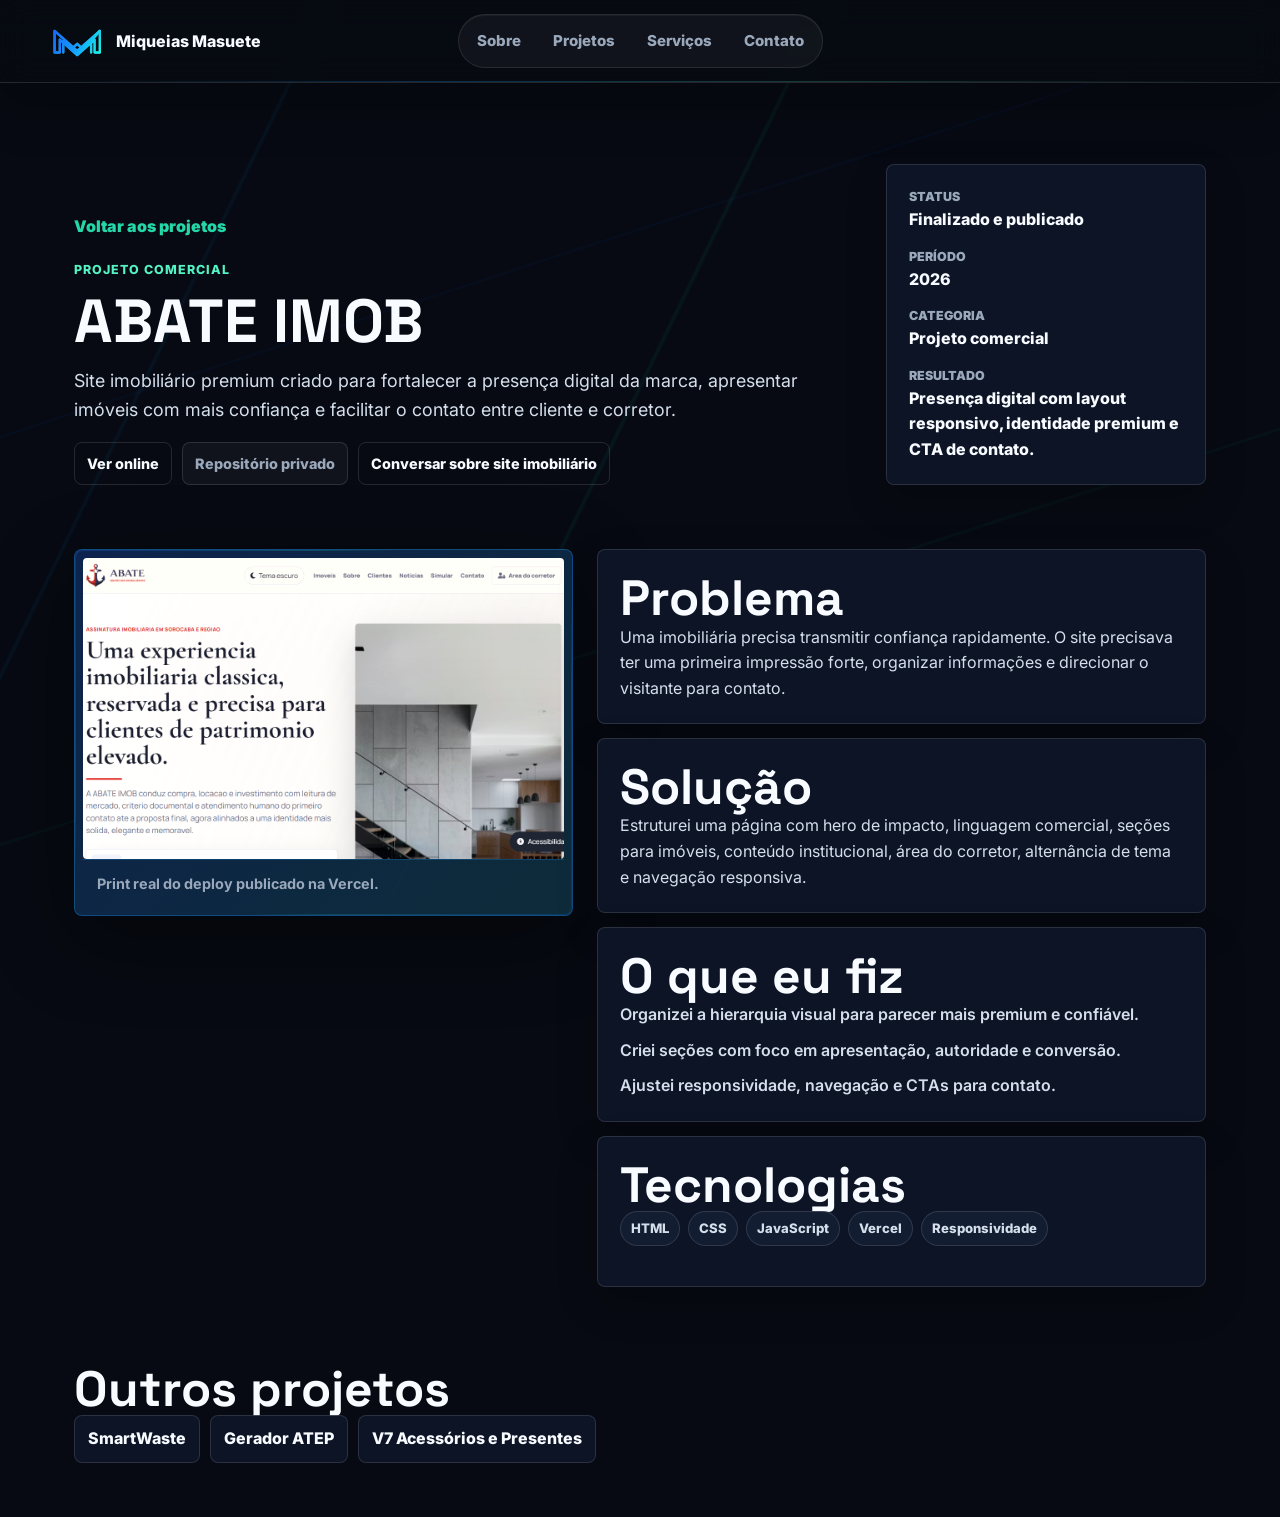
<file: projetos/abate-imob.html>
<!doctype html>
<html lang="pt-BR">
  <head>
    <meta charset="utf-8" />
    <meta name="viewport" content="width=device-width, initial-scale=1" />
    <title>ABATE IMOB | Projeto comercial de Miqueias Masuete</title>
    <meta
      name="description"
      content="Detalhes do projeto ABATE IMOB, site imobiliário comercial desenvolvido por Miqueias Masuete com foco em presença digital, responsividade e contato com clientes."
    />
    <link rel="icon" href="../assets/favicon.svg" type="image/svg+xml" />
    <link rel="preconnect" href="https://fonts.googleapis.com" />
    <link rel="preconnect" href="https://fonts.gstatic.com" crossorigin />
    <link
      href="https://fonts.googleapis.com/css2?family=Inter:wght@400;500;600;700;800&family=Space+Grotesk:wght@600;700&display=swap"
      rel="stylesheet"
    />
    <link rel="stylesheet" href="../style.css" />
  </head>
  <body class="project-page">
    <header class="site-header site-header--solid" data-header>
      <a class="logo" href="../index.html#inicio" aria-label="Voltar para início">
        <span class="logo__mark">MM</span>
        <span>Miqueias Masuete</span>
      </a>
      <button class="nav-toggle" type="button" aria-label="Abrir menu" aria-controls="main-nav" aria-expanded="false" data-nav-toggle>
        <span></span>
        <span></span>
        <span></span>
      </button>
      <nav class="main-nav" id="main-nav" aria-label="Navegação principal" data-nav>
        <a class="nav-link" href="../index.html#sobre">Sobre</a>
        <a class="nav-link" href="../index.html#projetos">Projetos</a>
        <a class="nav-link" href="../index.html#servicos">Serviços</a>
        <a class="nav-link" href="../index.html#contato">Contato</a>
      </nav>
    </header>

    <main class="project-main">
      <section class="project-hero">
        <div>
          <a class="back-link" href="../index.html#projetos">Voltar aos projetos</a>
          <p class="section-kicker">Projeto comercial</p>
          <h1>ABATE IMOB</h1>
          <p>
            Site imobiliário premium criado para fortalecer a presença digital da marca,
            apresentar imóveis com mais confiança e facilitar o contato entre cliente e corretor.
          </p>
          <div class="project-card__actions">
            <a href="https://abate-imob.vercel.app" target="_blank" rel="noopener noreferrer">Ver online</a>
            <span class="link-disabled" aria-disabled="true">Repositório privado</span>
            <a href="../index.html#contato">Conversar sobre site imobiliário</a>
          </div>
        </div>
        <aside class="project-summary">
          <dl>
            <div>
              <dt>Status</dt>
              <dd>Finalizado e publicado</dd>
            </div>
            <div>
              <dt>Período</dt>
              <dd>2026</dd>
            </div>
            <div>
              <dt>Categoria</dt>
              <dd>Projeto comercial</dd>
            </div>
            <div>
              <dt>Resultado</dt>
              <dd>Presença digital com layout responsivo, identidade premium e CTA de contato.</dd>
            </div>
          </dl>
        </aside>
      </section>

      <section class="project-detail">
        <figure class="project-shot">
          <img src="../assets/screenshots/abate-imob-home.png" alt="Print real da página inicial do projeto ABATE IMOB" />
          <figcaption>Print real do deploy publicado na Vercel.</figcaption>
        </figure>
        <div class="detail-stack">
          <article class="detail-card">
            <h2>Problema</h2>
            <p>
              Uma imobiliária precisa transmitir confiança rapidamente. O site precisava ter uma
              primeira impressão forte, organizar informações e direcionar o visitante para contato.
            </p>
          </article>
          <article class="detail-card">
            <h2>Solução</h2>
            <p>
              Estruturei uma página com hero de impacto, linguagem comercial, seções para imóveis,
              conteúdo institucional, área do corretor, alternância de tema e navegação responsiva.
            </p>
          </article>
          <article class="detail-card">
            <h2>O que eu fiz</h2>
            <ul>
              <li>Organizei a hierarquia visual para parecer mais premium e confiável.</li>
              <li>Criei seções com foco em apresentação, autoridade e conversão.</li>
              <li>Ajustei responsividade, navegação e CTAs para contato.</li>
            </ul>
          </article>
          <article class="detail-card">
            <h2>Tecnologias</h2>
            <div class="tag-list">
              <span>HTML</span>
              <span>CSS</span>
              <span>JavaScript</span>
              <span>Vercel</span>
              <span>Responsividade</span>
            </div>
          </article>
        </div>
      </section>

      <section class="project-more">
        <h2>Outros projetos</h2>
        <div class="next-projects">
          <a href="smartwaste.html">SmartWaste</a>
          <a href="gerador-atep.html">Gerador ATEP</a>
          <a href="v7.html">V7 Acessórios e Presentes</a>
        </div>
      </section>
    </main>

    <button class="back-to-top" type="button" aria-label="Voltar ao topo" data-back-to-top>↑</button>
    <script src="../script.js"></script>
  </body>
</html>
</file>
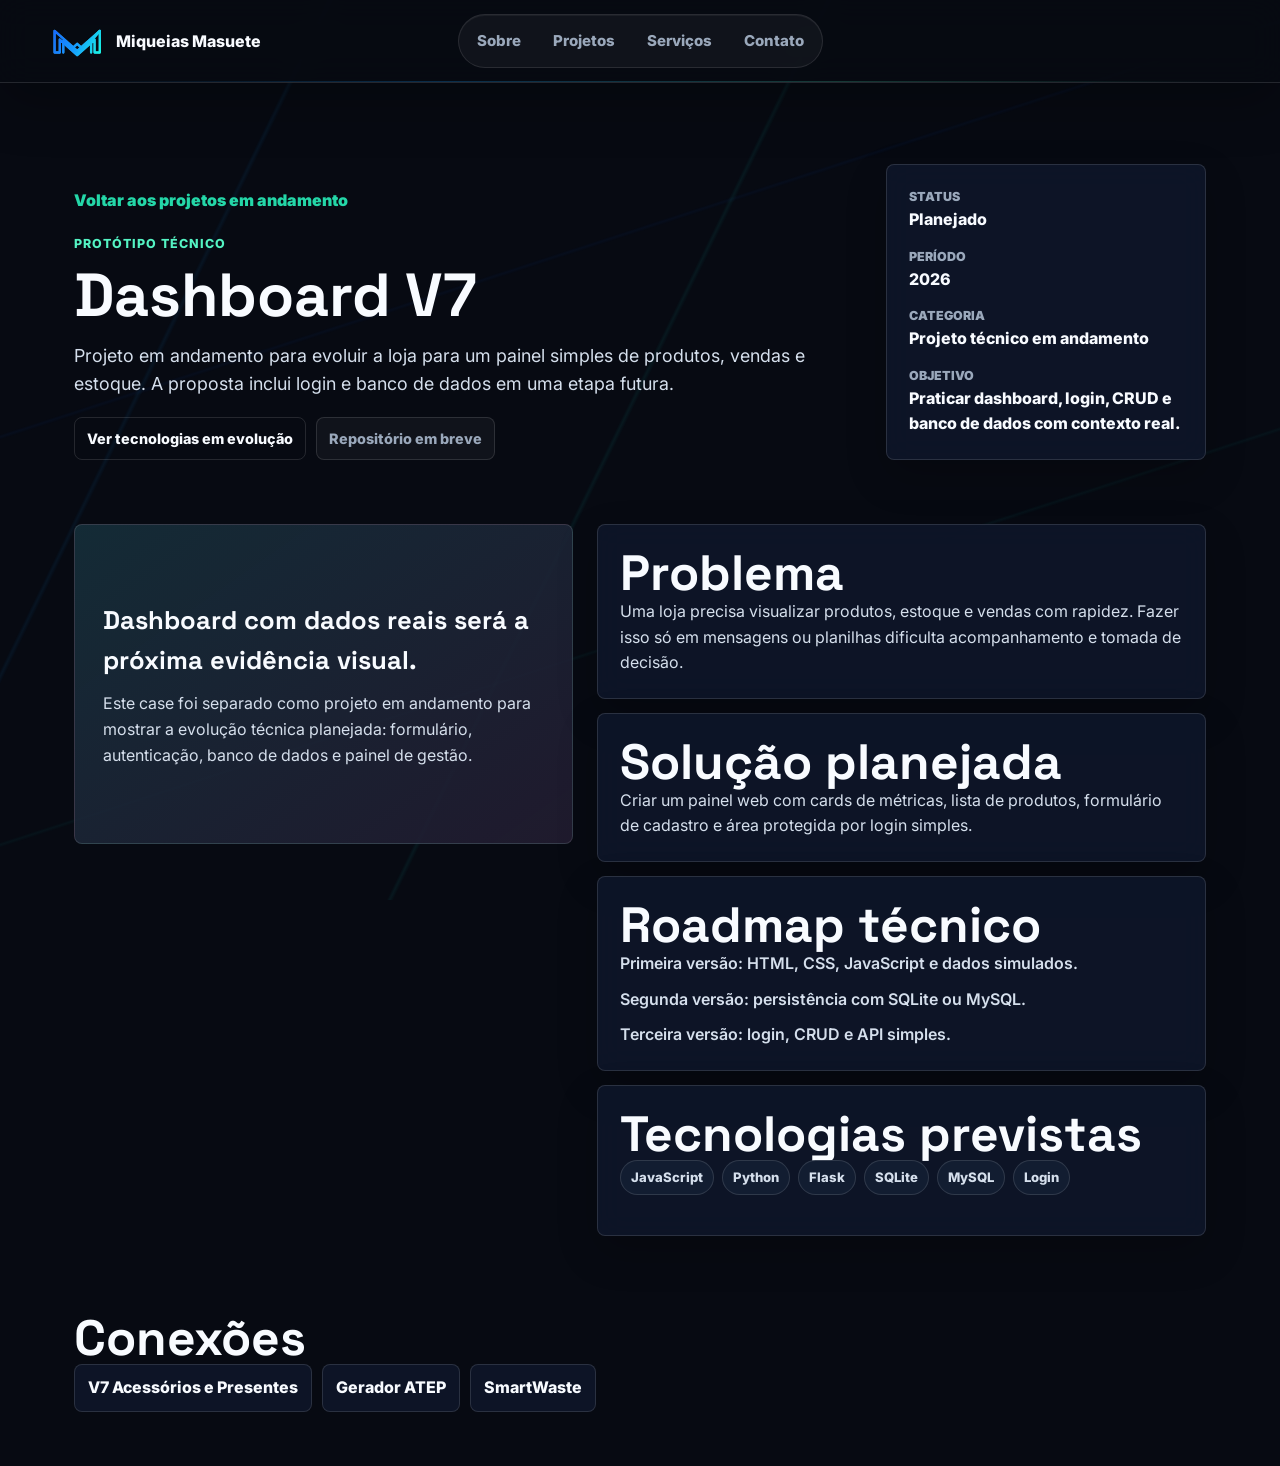
<file: projetos/dashboard-v7.html>
<!doctype html>
<html lang="pt-BR">
  <head>
    <meta charset="utf-8" />
    <meta name="viewport" content="width=device-width, initial-scale=1" />
    <title>Dashboard V7 | Projeto em andamento</title>
    <meta
      name="description"
      content="Detalhes do Dashboard V7, projeto em andamento para evoluir catálogo, login, banco de dados e painel de gestão."
    />
    <link rel="icon" href="../assets/favicon.svg" type="image/svg+xml" />
    <link rel="preconnect" href="https://fonts.googleapis.com" />
    <link rel="preconnect" href="https://fonts.gstatic.com" crossorigin />
    <link
      href="https://fonts.googleapis.com/css2?family=Inter:wght@400;500;600;700;800&family=Space+Grotesk:wght@600;700&display=swap"
      rel="stylesheet"
    />
    <link rel="stylesheet" href="../style.css" />
  </head>
  <body class="project-page">
    <header class="site-header site-header--solid" data-header>
      <a class="logo" href="../index.html#inicio" aria-label="Voltar para início">
        <span class="logo__mark">MM</span>
        <span>Miqueias Masuete</span>
      </a>
      <button class="nav-toggle" type="button" aria-label="Abrir menu" aria-controls="main-nav" aria-expanded="false" data-nav-toggle>
        <span></span>
        <span></span>
        <span></span>
      </button>
      <nav class="main-nav" id="main-nav" aria-label="Navegação principal" data-nav>
        <a class="nav-link" href="../index.html#sobre">Sobre</a>
        <a class="nav-link" href="../index.html#projetos">Projetos</a>
        <a class="nav-link" href="../index.html#servicos">Serviços</a>
        <a class="nav-link" href="../index.html#contato">Contato</a>
      </nav>
    </header>

    <main class="project-main">
      <section class="project-hero">
        <div>
          <a class="back-link" href="../index.html#andamento">Voltar aos projetos em andamento</a>
          <p class="section-kicker">Protótipo técnico</p>
          <h1>Dashboard V7</h1>
          <p>
            Projeto em andamento para evoluir a loja para um painel simples de produtos, vendas e
            estoque. A proposta inclui login e banco de dados em uma etapa futura.
          </p>
          <div class="project-card__actions">
            <a href="../index.html#tecnologias">Ver tecnologias em evolução</a>
            <span class="link-disabled" aria-disabled="true">Repositório em breve</span>
          </div>
        </div>
        <aside class="project-summary">
          <dl>
            <div>
              <dt>Status</dt>
              <dd>Planejado</dd>
            </div>
            <div>
              <dt>Período</dt>
              <dd>2026</dd>
            </div>
            <div>
              <dt>Categoria</dt>
              <dd>Projeto técnico em andamento</dd>
            </div>
            <div>
              <dt>Objetivo</dt>
              <dd>Praticar dashboard, login, CRUD e banco de dados com contexto real.</dd>
            </div>
          </dl>
        </aside>
      </section>

      <section class="project-detail">
        <div class="project-evidence">
          <strong>Dashboard com dados reais será a próxima evidência visual.</strong>
          <p>
            Este case foi separado como projeto em andamento para mostrar a evolução técnica
            planejada: formulário, autenticação, banco de dados e painel de gestão.
          </p>
        </div>
        <div class="detail-stack">
          <article class="detail-card">
            <h2>Problema</h2>
            <p>
              Uma loja precisa visualizar produtos, estoque e vendas com rapidez. Fazer isso só
              em mensagens ou planilhas dificulta acompanhamento e tomada de decisão.
            </p>
          </article>
          <article class="detail-card">
            <h2>Solução planejada</h2>
            <p>
              Criar um painel web com cards de métricas, lista de produtos, formulário de cadastro
              e área protegida por login simples.
            </p>
          </article>
          <article class="detail-card">
            <h2>Roadmap técnico</h2>
            <ul>
              <li>Primeira versão: HTML, CSS, JavaScript e dados simulados.</li>
              <li>Segunda versão: persistência com SQLite ou MySQL.</li>
              <li>Terceira versão: login, CRUD e API simples.</li>
            </ul>
          </article>
          <article class="detail-card">
            <h2>Tecnologias previstas</h2>
            <div class="tag-list">
              <span>JavaScript</span>
              <span>Python</span>
              <span>Flask</span>
              <span>SQLite</span>
              <span>MySQL</span>
              <span>Login</span>
            </div>
          </article>
        </div>
      </section>

      <section class="project-more">
        <h2>Conexões</h2>
        <div class="next-projects">
          <a href="v7.html">V7 Acessórios e Presentes</a>
          <a href="gerador-atep.html">Gerador ATEP</a>
          <a href="smartwaste.html">SmartWaste</a>
        </div>
      </section>
    </main>

    <button class="back-to-top" type="button" aria-label="Voltar ao topo" data-back-to-top>↑</button>
    <script src="../script.js"></script>
  </body>
</html>
</file>
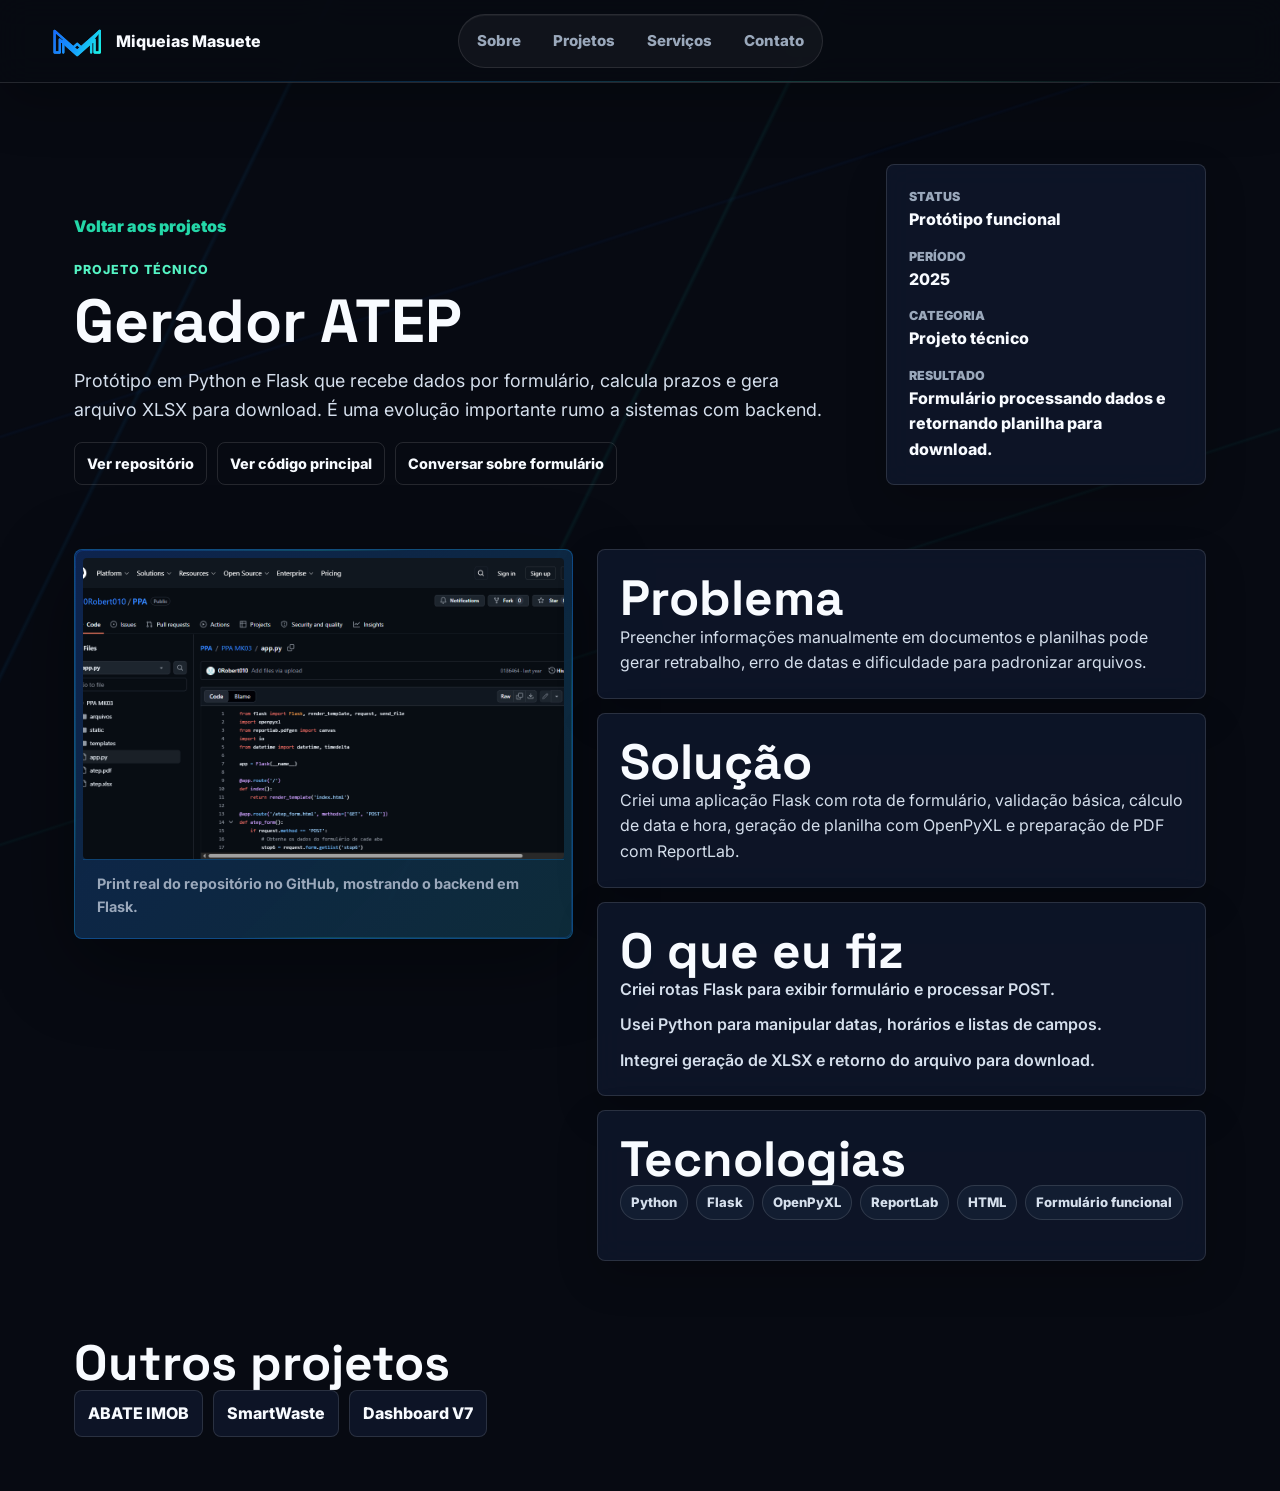
<file: projetos/gerador-atep.html>
<!doctype html>
<html lang="pt-BR">
  <head>
    <meta charset="utf-8" />
    <meta name="viewport" content="width=device-width, initial-scale=1" />
    <title>Gerador ATEP | Projeto técnico de Miqueias Masuete</title>
    <meta
      name="description"
      content="Detalhes do Gerador ATEP, projeto técnico com Flask, formulário funcional, geração de XLSX e preparação de PDF."
    />
    <link rel="icon" href="../assets/favicon.svg" type="image/svg+xml" />
    <link rel="preconnect" href="https://fonts.googleapis.com" />
    <link rel="preconnect" href="https://fonts.gstatic.com" crossorigin />
    <link
      href="https://fonts.googleapis.com/css2?family=Inter:wght@400;500;600;700;800&family=Space+Grotesk:wght@600;700&display=swap"
      rel="stylesheet"
    />
    <link rel="stylesheet" href="../style.css" />
  </head>
  <body class="project-page">
    <header class="site-header site-header--solid" data-header>
      <a class="logo" href="../index.html#inicio" aria-label="Voltar para início">
        <span class="logo__mark">MM</span>
        <span>Miqueias Masuete</span>
      </a>
      <button class="nav-toggle" type="button" aria-label="Abrir menu" aria-controls="main-nav" aria-expanded="false" data-nav-toggle>
        <span></span>
        <span></span>
        <span></span>
      </button>
      <nav class="main-nav" id="main-nav" aria-label="Navegação principal" data-nav>
        <a class="nav-link" href="../index.html#sobre">Sobre</a>
        <a class="nav-link" href="../index.html#projetos">Projetos</a>
        <a class="nav-link" href="../index.html#servicos">Serviços</a>
        <a class="nav-link" href="../index.html#contato">Contato</a>
      </nav>
    </header>

    <main class="project-main">
      <section class="project-hero">
        <div>
          <a class="back-link" href="../index.html#projetos">Voltar aos projetos</a>
          <p class="section-kicker">Projeto técnico</p>
          <h1>Gerador ATEP</h1>
          <p>
            Protótipo em Python e Flask que recebe dados por formulário, calcula prazos e gera
            arquivo XLSX para download. É uma evolução importante rumo a sistemas com backend.
          </p>
          <div class="project-card__actions">
            <a href="https://github.com/0Robert010/PPA/tree/app.py/PPA%20MK03" target="_blank" rel="noopener noreferrer">Ver repositório</a>
            <a href="https://github.com/0Robert010/PPA/blob/app.py/PPA%20MK03/app.py" target="_blank" rel="noopener noreferrer">Ver código principal</a>
            <a href="../index.html#contato">Conversar sobre formulário</a>
          </div>
        </div>
        <aside class="project-summary">
          <dl>
            <div>
              <dt>Status</dt>
              <dd>Protótipo funcional</dd>
            </div>
            <div>
              <dt>Período</dt>
              <dd>2025</dd>
            </div>
            <div>
              <dt>Categoria</dt>
              <dd>Projeto técnico</dd>
            </div>
            <div>
              <dt>Resultado</dt>
              <dd>Formulário processando dados e retornando planilha para download.</dd>
            </div>
          </dl>
        </aside>
      </section>

      <section class="project-detail">
        <figure class="project-shot">
          <img src="../assets/screenshots/gerador-atep-code.png" alt="Print real do código Flask do Gerador ATEP no GitHub" />
          <figcaption>Print real do repositório no GitHub, mostrando o backend em Flask.</figcaption>
        </figure>
        <div class="detail-stack">
          <article class="detail-card">
            <h2>Problema</h2>
            <p>
              Preencher informações manualmente em documentos e planilhas pode gerar retrabalho,
              erro de datas e dificuldade para padronizar arquivos.
            </p>
          </article>
          <article class="detail-card">
            <h2>Solução</h2>
            <p>
              Criei uma aplicação Flask com rota de formulário, validação básica, cálculo de data
              e hora, geração de planilha com OpenPyXL e preparação de PDF com ReportLab.
            </p>
          </article>
          <article class="detail-card">
            <h2>O que eu fiz</h2>
            <ul>
              <li>Criei rotas Flask para exibir formulário e processar POST.</li>
              <li>Usei Python para manipular datas, horários e listas de campos.</li>
              <li>Integrei geração de XLSX e retorno do arquivo para download.</li>
            </ul>
          </article>
          <article class="detail-card">
            <h2>Tecnologias</h2>
            <div class="tag-list">
              <span>Python</span>
              <span>Flask</span>
              <span>OpenPyXL</span>
              <span>ReportLab</span>
              <span>HTML</span>
              <span>Formulário funcional</span>
            </div>
          </article>
        </div>
      </section>

      <section class="project-more">
        <h2>Outros projetos</h2>
        <div class="next-projects">
          <a href="abate-imob.html">ABATE IMOB</a>
          <a href="smartwaste.html">SmartWaste</a>
          <a href="dashboard-v7.html">Dashboard V7</a>
        </div>
      </section>
    </main>

    <button class="back-to-top" type="button" aria-label="Voltar ao topo" data-back-to-top>↑</button>
    <script src="../script.js"></script>
  </body>
</html>
</file>
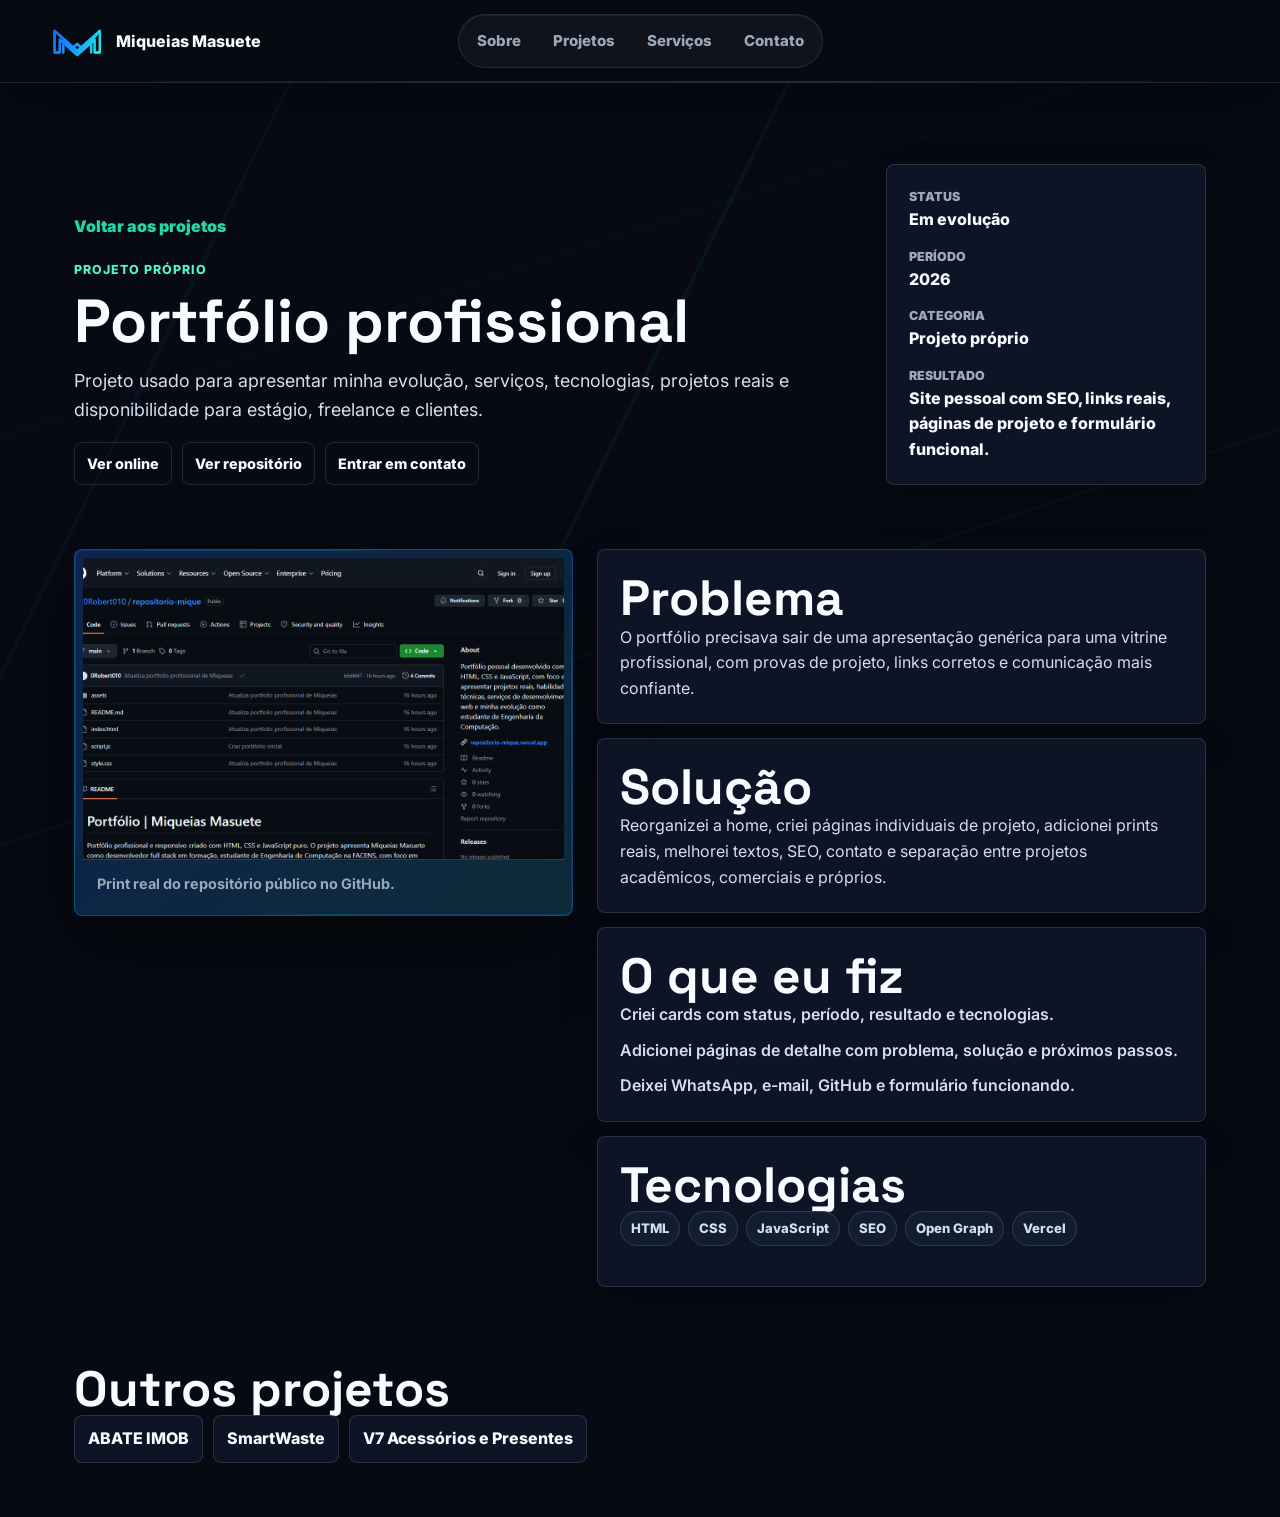
<file: projetos/portfolio.html>
<!doctype html>
<html lang="pt-BR">
  <head>
    <meta charset="utf-8" />
    <meta name="viewport" content="width=device-width, initial-scale=1" />
    <title>Portfólio profissional | Projeto próprio de Miqueias Masuete</title>
    <meta
      name="description"
      content="Detalhes do portfólio profissional de Miqueias Masuete, projeto próprio com HTML, CSS, JavaScript, SEO, páginas de projeto e contato funcional."
    />
    <link rel="icon" href="../assets/favicon.svg" type="image/svg+xml" />
    <link rel="preconnect" href="https://fonts.googleapis.com" />
    <link rel="preconnect" href="https://fonts.gstatic.com" crossorigin />
    <link
      href="https://fonts.googleapis.com/css2?family=Inter:wght@400;500;600;700;800&family=Space+Grotesk:wght@600;700&display=swap"
      rel="stylesheet"
    />
    <link rel="stylesheet" href="../style.css" />
  </head>
  <body class="project-page">
    <header class="site-header site-header--solid" data-header>
      <a class="logo" href="../index.html#inicio" aria-label="Voltar para início">
        <span class="logo__mark">MM</span>
        <span>Miqueias Masuete</span>
      </a>
      <button class="nav-toggle" type="button" aria-label="Abrir menu" aria-controls="main-nav" aria-expanded="false" data-nav-toggle>
        <span></span>
        <span></span>
        <span></span>
      </button>
      <nav class="main-nav" id="main-nav" aria-label="Navegação principal" data-nav>
        <a class="nav-link" href="../index.html#sobre">Sobre</a>
        <a class="nav-link" href="../index.html#projetos">Projetos</a>
        <a class="nav-link" href="../index.html#servicos">Serviços</a>
        <a class="nav-link" href="../index.html#contato">Contato</a>
      </nav>
    </header>

    <main class="project-main">
      <section class="project-hero">
        <div>
          <a class="back-link" href="../index.html#projetos">Voltar aos projetos</a>
          <p class="section-kicker">Projeto próprio</p>
          <h1>Portfólio profissional</h1>
          <p>
            Projeto usado para apresentar minha evolução, serviços, tecnologias, projetos reais e
            disponibilidade para estágio, freelance e clientes.
          </p>
          <div class="project-card__actions">
            <a href="https://repositorio-mique.vercel.app" target="_blank" rel="noopener noreferrer">Ver online</a>
            <a href="https://github.com/0Robert010/repositorio-mique" target="_blank" rel="noopener noreferrer">Ver repositório</a>
            <a href="../index.html#contato">Entrar em contato</a>
          </div>
        </div>
        <aside class="project-summary">
          <dl>
            <div>
              <dt>Status</dt>
              <dd>Em evolução</dd>
            </div>
            <div>
              <dt>Período</dt>
              <dd>2026</dd>
            </div>
            <div>
              <dt>Categoria</dt>
              <dd>Projeto próprio</dd>
            </div>
            <div>
              <dt>Resultado</dt>
              <dd>Site pessoal com SEO, links reais, páginas de projeto e formulário funcional.</dd>
            </div>
          </dl>
        </aside>
      </section>

      <section class="project-detail">
        <figure class="project-shot">
          <img src="../assets/screenshots/portfolio-github.png" alt="Print real do repositório do portfólio no GitHub" />
          <figcaption>Print real do repositório público no GitHub.</figcaption>
        </figure>
        <div class="detail-stack">
          <article class="detail-card">
            <h2>Problema</h2>
            <p>
              O portfólio precisava sair de uma apresentação genérica para uma vitrine profissional,
              com provas de projeto, links corretos e comunicação mais confiante.
            </p>
          </article>
          <article class="detail-card">
            <h2>Solução</h2>
            <p>
              Reorganizei a home, criei páginas individuais de projeto, adicionei prints reais,
              melhorei textos, SEO, contato e separação entre projetos acadêmicos, comerciais e próprios.
            </p>
          </article>
          <article class="detail-card">
            <h2>O que eu fiz</h2>
            <ul>
              <li>Criei cards com status, período, resultado e tecnologias.</li>
              <li>Adicionei páginas de detalhe com problema, solução e próximos passos.</li>
              <li>Deixei WhatsApp, e-mail, GitHub e formulário funcionando.</li>
            </ul>
          </article>
          <article class="detail-card">
            <h2>Tecnologias</h2>
            <div class="tag-list">
              <span>HTML</span>
              <span>CSS</span>
              <span>JavaScript</span>
              <span>SEO</span>
              <span>Open Graph</span>
              <span>Vercel</span>
            </div>
          </article>
        </div>
      </section>

      <section class="project-more">
        <h2>Outros projetos</h2>
        <div class="next-projects">
          <a href="abate-imob.html">ABATE IMOB</a>
          <a href="smartwaste.html">SmartWaste</a>
          <a href="v7.html">V7 Acessórios e Presentes</a>
        </div>
      </section>
    </main>

    <button class="back-to-top" type="button" aria-label="Voltar ao topo" data-back-to-top>↑</button>
    <script src="../script.js"></script>
  </body>
</html>
</file>
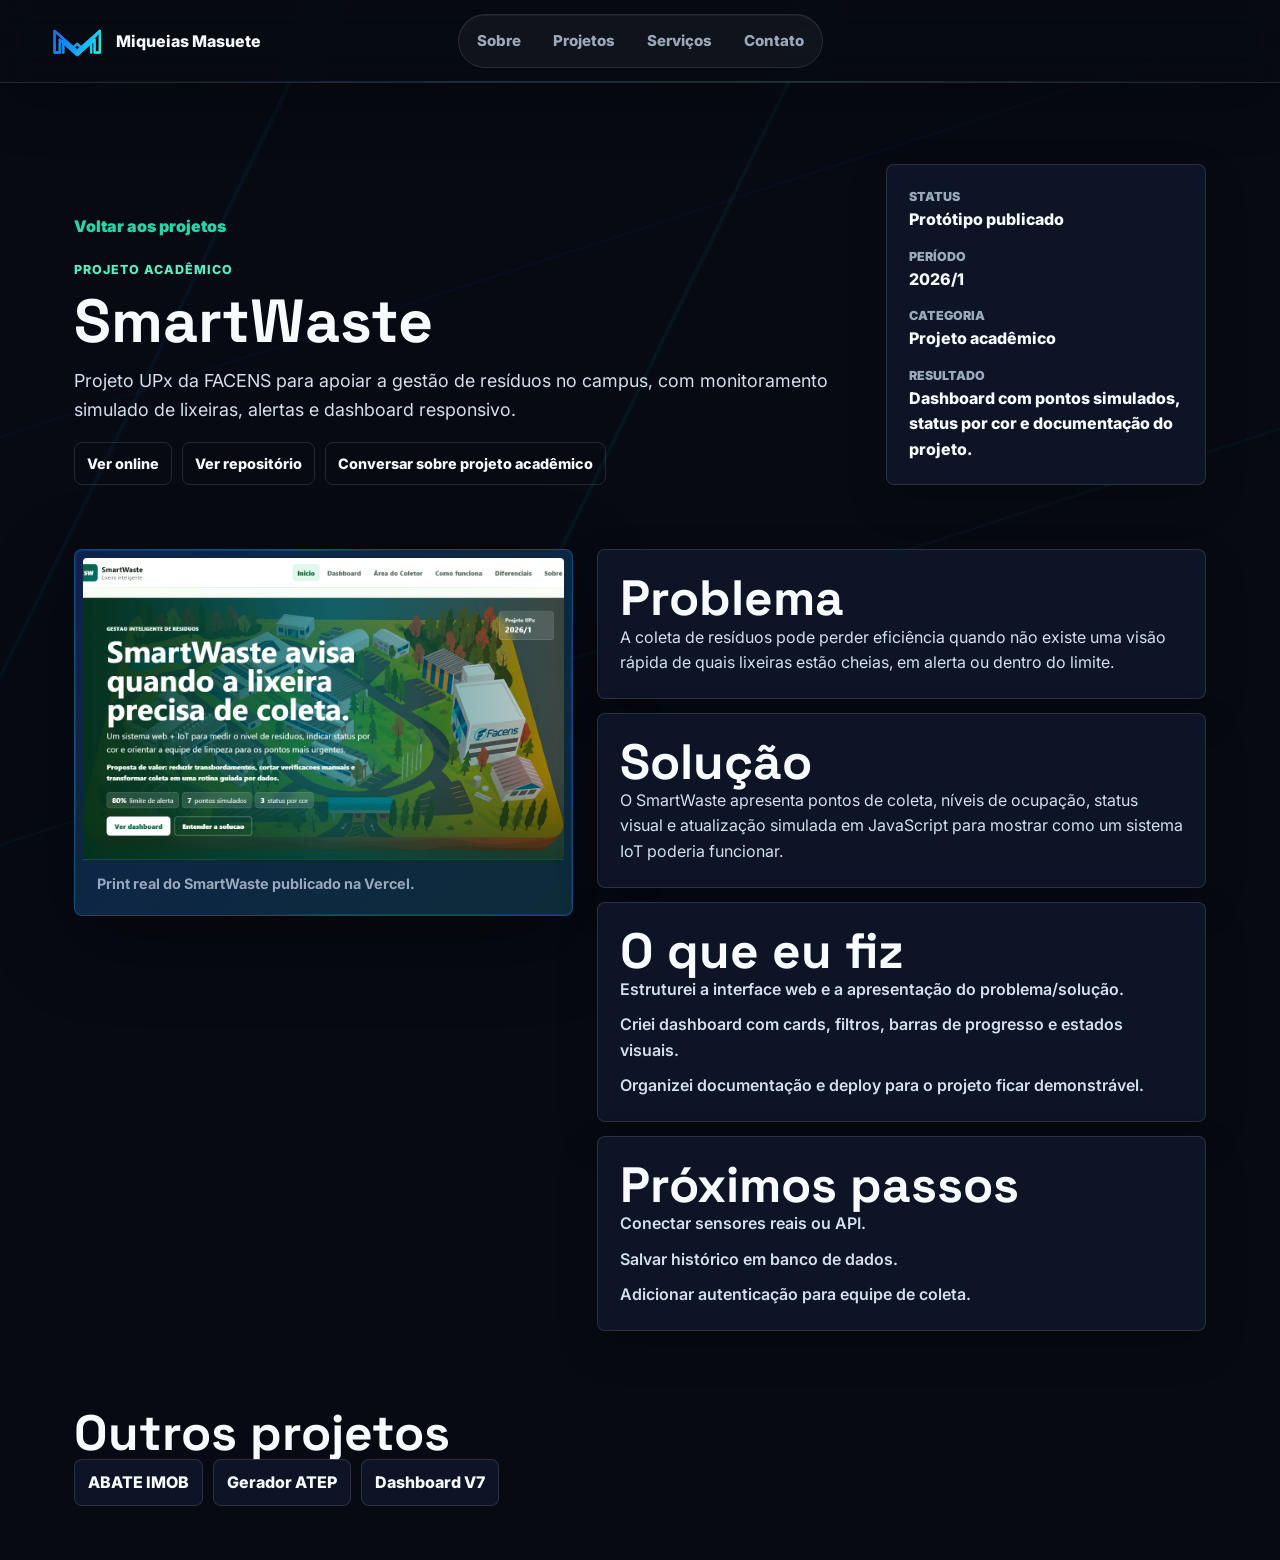
<file: projetos/smartwaste.html>
<!doctype html>
<html lang="pt-BR">
  <head>
    <meta charset="utf-8" />
    <meta name="viewport" content="width=device-width, initial-scale=1" />
    <title>SmartWaste | Projeto acadêmico de Miqueias Masuete</title>
    <meta
      name="description"
      content="Detalhes do SmartWaste, projeto acadêmico da FACENS com dashboard web para monitoramento de lixeiras, status de coleta e dados simulados."
    />
    <link rel="icon" href="../assets/favicon.svg" type="image/svg+xml" />
    <link rel="preconnect" href="https://fonts.googleapis.com" />
    <link rel="preconnect" href="https://fonts.gstatic.com" crossorigin />
    <link
      href="https://fonts.googleapis.com/css2?family=Inter:wght@400;500;600;700;800&family=Space+Grotesk:wght@600;700&display=swap"
      rel="stylesheet"
    />
    <link rel="stylesheet" href="../style.css" />
  </head>
  <body class="project-page">
    <header class="site-header site-header--solid" data-header>
      <a class="logo" href="../index.html#inicio" aria-label="Voltar para início">
        <span class="logo__mark">MM</span>
        <span>Miqueias Masuete</span>
      </a>
      <button class="nav-toggle" type="button" aria-label="Abrir menu" aria-controls="main-nav" aria-expanded="false" data-nav-toggle>
        <span></span>
        <span></span>
        <span></span>
      </button>
      <nav class="main-nav" id="main-nav" aria-label="Navegação principal" data-nav>
        <a class="nav-link" href="../index.html#sobre">Sobre</a>
        <a class="nav-link" href="../index.html#projetos">Projetos</a>
        <a class="nav-link" href="../index.html#servicos">Serviços</a>
        <a class="nav-link" href="../index.html#contato">Contato</a>
      </nav>
    </header>

    <main class="project-main">
      <section class="project-hero">
        <div>
          <a class="back-link" href="../index.html#projetos">Voltar aos projetos</a>
          <p class="section-kicker">Projeto acadêmico</p>
          <h1>SmartWaste</h1>
          <p>
            Projeto UPx da FACENS para apoiar a gestão de resíduos no campus, com monitoramento
            simulado de lixeiras, alertas e dashboard responsivo.
          </p>
          <div class="project-card__actions">
            <a href="https://smart-waste-nu.vercel.app" target="_blank" rel="noopener noreferrer">Ver online</a>
            <a href="https://github.com/0Robert010/SMART-WASTE" target="_blank" rel="noopener noreferrer">Ver repositório</a>
            <a href="../index.html#contato">Conversar sobre projeto acadêmico</a>
          </div>
        </div>
        <aside class="project-summary">
          <dl>
            <div>
              <dt>Status</dt>
              <dd>Protótipo publicado</dd>
            </div>
            <div>
              <dt>Período</dt>
              <dd>2026/1</dd>
            </div>
            <div>
              <dt>Categoria</dt>
              <dd>Projeto acadêmico</dd>
            </div>
            <div>
              <dt>Resultado</dt>
              <dd>Dashboard com pontos simulados, status por cor e documentação do projeto.</dd>
            </div>
          </dl>
        </aside>
      </section>

      <section class="project-detail">
        <figure class="project-shot">
          <img src="../assets/screenshots/smartwaste-home.png" alt="Print real da página inicial do SmartWaste" />
          <figcaption>Print real do SmartWaste publicado na Vercel.</figcaption>
        </figure>
        <div class="detail-stack">
          <article class="detail-card">
            <h2>Problema</h2>
            <p>
              A coleta de resíduos pode perder eficiência quando não existe uma visão rápida de
              quais lixeiras estão cheias, em alerta ou dentro do limite.
            </p>
          </article>
          <article class="detail-card">
            <h2>Solução</h2>
            <p>
              O SmartWaste apresenta pontos de coleta, níveis de ocupação, status visual e
              atualização simulada em JavaScript para mostrar como um sistema IoT poderia funcionar.
            </p>
          </article>
          <article class="detail-card">
            <h2>O que eu fiz</h2>
            <ul>
              <li>Estruturei a interface web e a apresentação do problema/solução.</li>
              <li>Criei dashboard com cards, filtros, barras de progresso e estados visuais.</li>
              <li>Organizei documentação e deploy para o projeto ficar demonstrável.</li>
            </ul>
          </article>
          <article class="detail-card">
            <h2>Próximos passos</h2>
            <ul>
              <li>Conectar sensores reais ou API.</li>
              <li>Salvar histórico em banco de dados.</li>
              <li>Adicionar autenticação para equipe de coleta.</li>
            </ul>
          </article>
        </div>
      </section>

      <section class="project-more">
        <h2>Outros projetos</h2>
        <div class="next-projects">
          <a href="abate-imob.html">ABATE IMOB</a>
          <a href="gerador-atep.html">Gerador ATEP</a>
          <a href="dashboard-v7.html">Dashboard V7</a>
        </div>
      </section>
    </main>

    <button class="back-to-top" type="button" aria-label="Voltar ao topo" data-back-to-top>↑</button>
    <script src="../script.js"></script>
  </body>
</html>
</file>
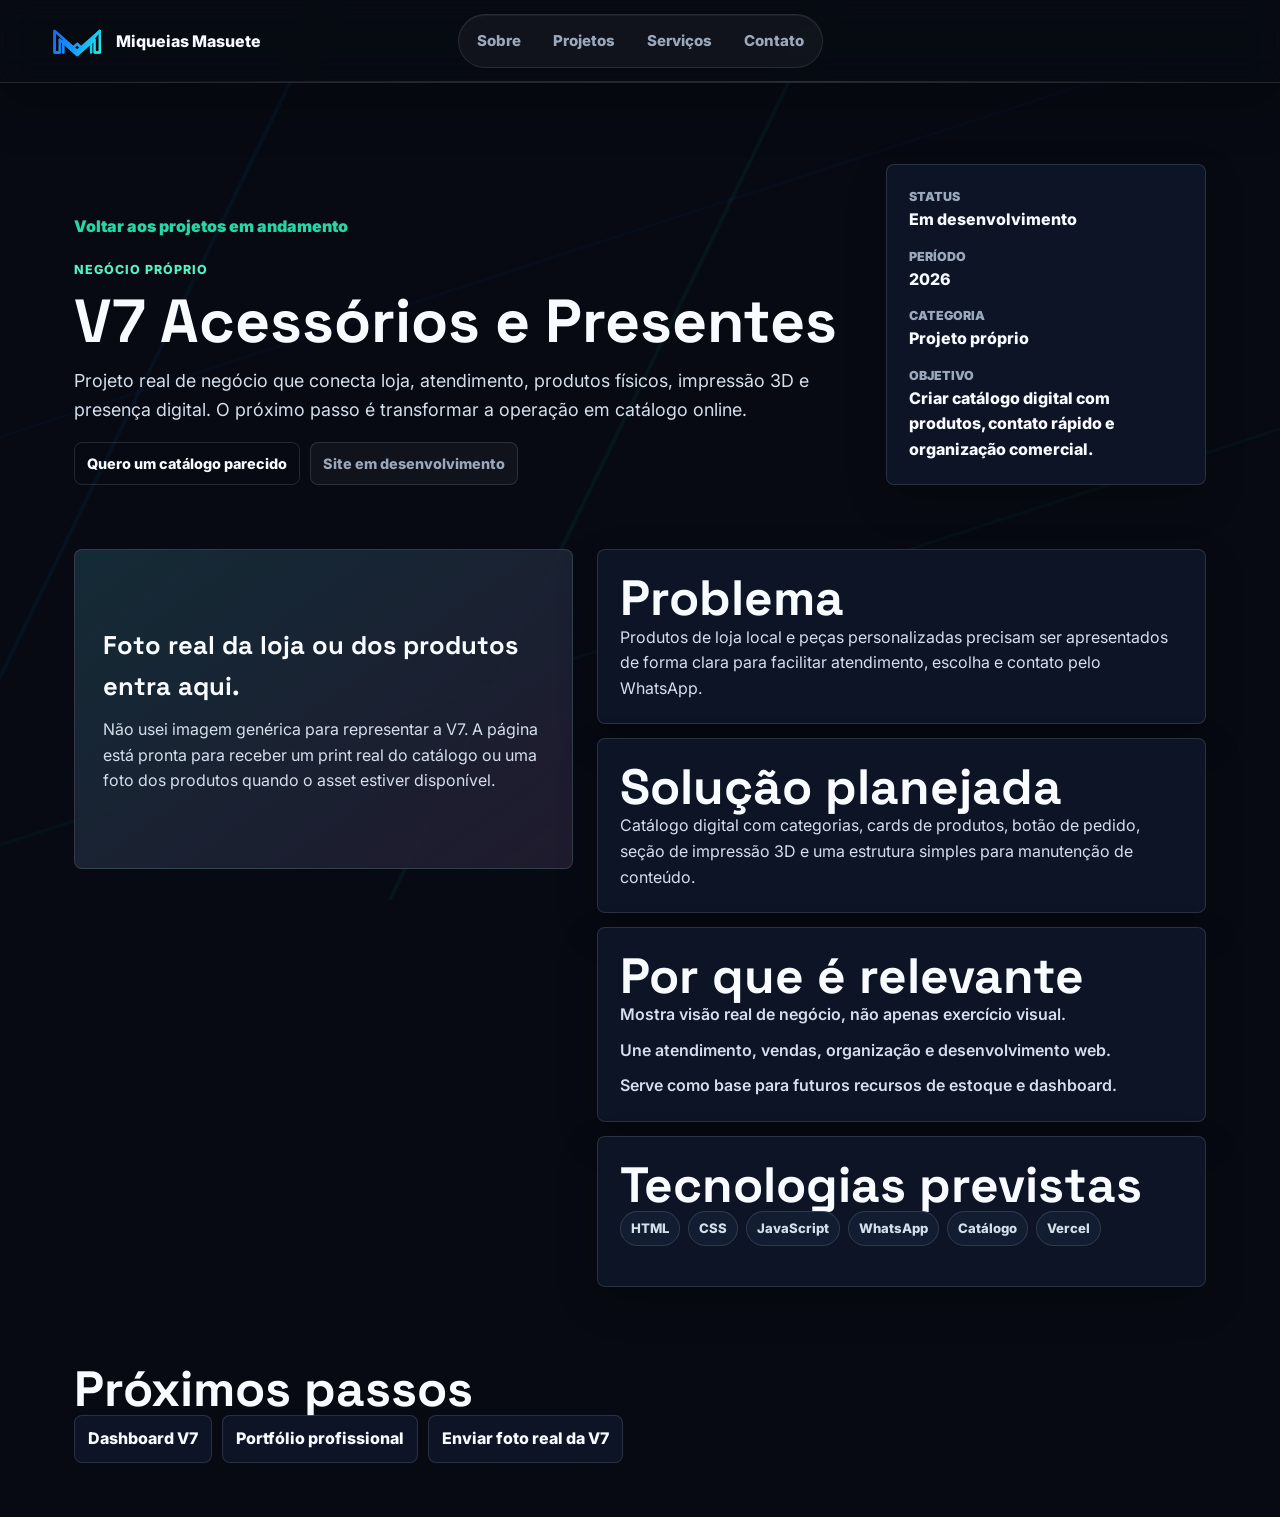
<file: projetos/v7.html>
<!doctype html>
<html lang="pt-BR">
  <head>
    <meta charset="utf-8" />
    <meta name="viewport" content="width=device-width, initial-scale=1" />
    <title>V7 Acessórios e Presentes | Projeto próprio</title>
    <meta
      name="description"
      content="Detalhes da V7 Acessórios e Presentes como projeto próprio de negócio, catálogo digital em desenvolvimento e diferencial de loja com impressão 3D."
    />
    <link rel="icon" href="../assets/favicon.svg" type="image/svg+xml" />
    <link rel="preconnect" href="https://fonts.googleapis.com" />
    <link rel="preconnect" href="https://fonts.gstatic.com" crossorigin />
    <link
      href="https://fonts.googleapis.com/css2?family=Inter:wght@400;500;600;700;800&family=Space+Grotesk:wght@600;700&display=swap"
      rel="stylesheet"
    />
    <link rel="stylesheet" href="../style.css" />
  </head>
  <body class="project-page">
    <header class="site-header site-header--solid" data-header>
      <a class="logo" href="../index.html#inicio" aria-label="Voltar para início">
        <span class="logo__mark">MM</span>
        <span>Miqueias Masuete</span>
      </a>
      <button class="nav-toggle" type="button" aria-label="Abrir menu" aria-controls="main-nav" aria-expanded="false" data-nav-toggle>
        <span></span>
        <span></span>
        <span></span>
      </button>
      <nav class="main-nav" id="main-nav" aria-label="Navegação principal" data-nav>
        <a class="nav-link" href="../index.html#sobre">Sobre</a>
        <a class="nav-link" href="../index.html#projetos">Projetos</a>
        <a class="nav-link" href="../index.html#servicos">Serviços</a>
        <a class="nav-link" href="../index.html#contato">Contato</a>
      </nav>
    </header>

    <main class="project-main">
      <section class="project-hero">
        <div>
          <a class="back-link" href="../index.html#andamento">Voltar aos projetos em andamento</a>
          <p class="section-kicker">Negócio próprio</p>
          <h1>V7 Acessórios e Presentes</h1>
          <p>
            Projeto real de negócio que conecta loja, atendimento, produtos físicos, impressão 3D
            e presença digital. O próximo passo é transformar a operação em catálogo online.
          </p>
          <div class="project-card__actions">
            <a href="../index.html#contato">Quero um catálogo parecido</a>
            <span class="link-disabled" aria-disabled="true">Site em desenvolvimento</span>
          </div>
        </div>
        <aside class="project-summary">
          <dl>
            <div>
              <dt>Status</dt>
              <dd>Em desenvolvimento</dd>
            </div>
            <div>
              <dt>Período</dt>
              <dd>2026</dd>
            </div>
            <div>
              <dt>Categoria</dt>
              <dd>Projeto próprio</dd>
            </div>
            <div>
              <dt>Objetivo</dt>
              <dd>Criar catálogo digital com produtos, contato rápido e organização comercial.</dd>
            </div>
          </dl>
        </aside>
      </section>

      <section class="project-detail">
        <div class="project-evidence">
          <strong>Foto real da loja ou dos produtos entra aqui.</strong>
          <p>
            Não usei imagem genérica para representar a V7. A página está pronta para receber um
            print real do catálogo ou uma foto dos produtos quando o asset estiver disponível.
          </p>
        </div>
        <div class="detail-stack">
          <article class="detail-card">
            <h2>Problema</h2>
            <p>
              Produtos de loja local e peças personalizadas precisam ser apresentados de forma
              clara para facilitar atendimento, escolha e contato pelo WhatsApp.
            </p>
          </article>
          <article class="detail-card">
            <h2>Solução planejada</h2>
            <p>
              Catálogo digital com categorias, cards de produtos, botão de pedido, seção de
              impressão 3D e uma estrutura simples para manutenção de conteúdo.
            </p>
          </article>
          <article class="detail-card">
            <h2>Por que é relevante</h2>
            <ul>
              <li>Mostra visão real de negócio, não apenas exercício visual.</li>
              <li>Une atendimento, vendas, organização e desenvolvimento web.</li>
              <li>Serve como base para futuros recursos de estoque e dashboard.</li>
            </ul>
          </article>
          <article class="detail-card">
            <h2>Tecnologias previstas</h2>
            <div class="tag-list">
              <span>HTML</span>
              <span>CSS</span>
              <span>JavaScript</span>
              <span>WhatsApp</span>
              <span>Catálogo</span>
              <span>Vercel</span>
            </div>
          </article>
        </div>
      </section>

      <section class="project-more">
        <h2>Próximos passos</h2>
        <div class="next-projects">
          <a href="dashboard-v7.html">Dashboard V7</a>
          <a href="portfolio.html">Portfólio profissional</a>
          <a href="../index.html#contato">Enviar foto real da V7</a>
        </div>
      </section>
    </main>

    <button class="back-to-top" type="button" aria-label="Voltar ao topo" data-back-to-top>↑</button>
    <script src="../script.js"></script>
  </body>
</html>
</file>
<file: style.css>
:root {
  --bg: #070a12;
  --bg-soft: #0d1424;
  --surface: rgba(15, 23, 42, 0.86);
  --surface-strong: rgba(20, 31, 52, 0.92);
  --ink: #f8fbff;
  --ink-soft: #d5dfec;
  --muted: #9aa8bb;
  --line: rgba(255, 255, 255, 0.12);
  --primary: #54f3c3;
  --primary-dark: #24d7a8;
  --accent: #ff5b7e;
  --gold: #ffd166;
  --blue: #68a7ff;
  --shadow: 0 24px 80px rgba(0, 0, 0, 0.42);
  --radius: 8px;
  --max-width: 1180px;
  --header-height: 76px;
}

* {
  box-sizing: border-box;
}

html {
  scroll-behavior: smooth;
  scroll-padding-top: calc(var(--header-height) + 22px);
}

body {
  min-width: 320px;
  margin: 0;
  background:
    linear-gradient(rgba(255, 255, 255, 0.025) 1px, transparent 1px),
    linear-gradient(90deg, rgba(255, 255, 255, 0.02) 1px, transparent 1px),
    linear-gradient(135deg, #070a12 0%, #0b1120 48%, #111827 100%);
  background-attachment: fixed;
  background-size: 42px 42px, 42px 42px, auto;
  color: var(--ink);
  font-family: "Inter", system-ui, -apple-system, BlinkMacSystemFont, "Segoe UI", sans-serif;
  line-height: 1.6;
  overflow-x: hidden;
}

body.menu-open {
  overflow: hidden;
}

body::before {
  position: fixed;
  inset: 0;
  z-index: 0;
  pointer-events: none;
  background:
    linear-gradient(116deg, transparent 0 19%, rgba(20, 157, 255, 0.12) 19.2%, transparent 19.45% 48%, rgba(24, 247, 228, 0.1) 48.2%, transparent 48.45%),
    linear-gradient(162deg, transparent 0 33%, rgba(20, 103, 255, 0.08) 33.2%, transparent 33.45% 64%, rgba(24, 247, 228, 0.07) 64.2%, transparent 64.45%);
  content: "";
  opacity: 0.6;
}

main,
.site-footer,
.floating-whatsapp,
.back-to-top {
  position: relative;
  z-index: 1;
}

img,
svg {
  display: block;
  max-width: 100%;
}

a {
  color: inherit;
  text-decoration: none;
}

button,
input,
textarea {
  font: inherit;
}

button {
  border: 0;
}

ul,
dl,
dd {
  margin: 0;
  padding: 0;
}

li {
  list-style: none;
}

::selection {
  background: rgba(84, 243, 195, 0.24);
}

.skip-link {
  position: fixed;
  top: 14px;
  left: 14px;
  z-index: 100;
  transform: translateY(-150%);
  border-radius: var(--radius);
  background: var(--primary);
  color: #04100d;
  padding: 10px 14px;
  font-weight: 800;
  transition: transform 180ms ease;
}

.skip-link:focus {
  transform: translateY(0);
}

.site-header {
  position: fixed;
  inset: 0 0 auto;
  z-index: 50;
  display: grid;
  grid-template-columns: minmax(0, 1fr) auto minmax(0, 1fr);
  min-height: var(--header-height);
  align-items: center;
  gap: 24px;
  isolation: isolate;
  padding: 14px clamp(20px, 4vw, 48px);
  border-bottom: 1px solid transparent;
  background: rgba(7, 10, 18, 0.48);
  backdrop-filter: blur(12px);
  transition: background 180ms ease, border-color 180ms ease, box-shadow 180ms ease;
}

.site-header::after {
  position: absolute;
  right: 48px;
  bottom: 0;
  left: 48px;
  height: 1px;
  background: linear-gradient(90deg, transparent, rgba(20, 157, 255, 0.38), rgba(84, 243, 195, 0.32), transparent);
  content: "";
  opacity: 0.64;
}

.site-header.is-scrolled,
.site-header--solid {
  border-color: var(--line);
  background: rgba(7, 10, 18, 0.9);
  box-shadow: 0 18px 54px rgba(0, 0, 0, 0.28);
  backdrop-filter: blur(16px);
}

.logo {
  display: inline-flex;
  align-items: center;
  gap: 10px;
  justify-self: start;
  color: var(--ink);
  font-weight: 800;
  line-height: 1;
}

.logo__mark {
  display: grid;
  width: 58px;
  height: 34px;
  place-items: center;
  overflow: hidden;
  border-radius: 0;
  background: url("assets/logo-mm.svg") center / contain no-repeat;
  color: transparent;
  font-family: "Space Grotesk", sans-serif;
  font-size: 0.84rem;
  text-indent: -999px;
}

.logo__text {
  display: grid;
  gap: 4px;
}

.logo__text > span,
.footer-logo strong {
  font-family: "Space Grotesk", "Inter", sans-serif;
  font-size: 0.94rem;
  letter-spacing: 0.08em;
  text-transform: uppercase;
}

.logo__text small,
.footer-logo small {
  color: var(--muted);
  font-size: 0.68rem;
  font-weight: 800;
  letter-spacing: 0.12em;
  text-transform: uppercase;
}

.main-nav {
  display: flex;
  align-items: center;
  justify-self: center;
  gap: 8px;
  border: 1px solid rgba(255, 255, 255, 0.1);
  border-radius: 999px;
  background: rgba(255, 255, 255, 0.045);
  box-shadow: inset 0 1px 0 rgba(255, 255, 255, 0.05);
  padding: 6px;
}

.nav-link {
  position: relative;
  border-radius: 999px;
  color: var(--muted);
  font-size: 0.94rem;
  font-weight: 800;
  padding: 8px 12px;
  transition: color 180ms ease;
}

.nav-link::after {
  position: absolute;
  right: 0;
  bottom: -7px;
  left: 0;
  height: 2px;
  transform: scaleX(0);
  transform-origin: center;
  border-radius: 99px;
  background: var(--primary);
  content: "";
  transition: transform 180ms ease;
}

.nav-link:hover,
.nav-link:focus-visible,
.nav-link.is-active {
  color: var(--ink);
}

.nav-link:hover,
.nav-link:focus-visible {
  background: rgba(255, 255, 255, 0.055);
}

.nav-link.is-active {
  background: rgba(84, 243, 195, 0.1);
}

.nav-link.is-active::after {
  transform: scaleX(1);
}

.header-actions {
  display: flex;
  align-items: center;
  justify-self: end;
  gap: 10px;
}

.header-status,
.header-cta {
  display: inline-flex;
  min-height: 42px;
  align-items: center;
  justify-content: center;
  border-radius: var(--radius);
  font-size: 0.82rem;
  font-weight: 900;
  white-space: nowrap;
}

.header-status {
  gap: 8px;
  border: 1px solid rgba(84, 243, 195, 0.22);
  background: rgba(84, 243, 195, 0.07);
  color: var(--ink-soft);
  padding: 0 12px;
}

.header-status span {
  width: 7px;
  height: 7px;
  transform: rotate(45deg);
  border-radius: 2px;
  background: var(--primary);
  box-shadow: 0 0 16px rgba(84, 243, 195, 0.62);
}

.header-cta {
  gap: 8px;
  border: 1px solid rgba(20, 157, 255, 0.48);
  background: linear-gradient(135deg, rgba(20, 157, 255, 0.14), rgba(84, 243, 195, 0.1));
  color: var(--ink);
  padding: 0 14px;
  transition: transform 180ms ease, border-color 180ms ease, background 180ms ease;
}

.header-cta:hover,
.header-cta:focus-visible {
  transform: translateY(-2px);
  border-color: rgba(84, 243, 195, 0.64);
  background: linear-gradient(135deg, rgba(20, 157, 255, 0.24), rgba(84, 243, 195, 0.18));
}

.nav-toggle {
  display: none;
  width: 42px;
  height: 42px;
  align-items: center;
  justify-content: center;
  flex-direction: column;
  gap: 5px;
  border: 1px solid var(--line);
  border-radius: var(--radius);
  background: rgba(255, 255, 255, 0.06);
  color: var(--ink);
  cursor: pointer;
}

.nav-toggle span {
  display: block;
  width: 18px;
  height: 2px;
  border-radius: 99px;
  background: currentColor;
  transition: transform 180ms ease, opacity 180ms ease;
}

.nav-toggle.is-open span:nth-child(1) {
  transform: translateY(7px) rotate(45deg);
}

.nav-toggle.is-open span:nth-child(2) {
  opacity: 0;
}

.nav-toggle.is-open span:nth-child(3) {
  transform: translateY(-7px) rotate(-45deg);
}

.section {
  width: min(100%, var(--max-width));
  margin: 0 auto;
  padding: 96px 24px;
}

.section-compact {
  padding-top: 0;
}

.section-heading {
  max-width: 820px;
  margin-bottom: 34px;
}

.section-heading--split {
  display: grid;
  grid-template-columns: minmax(0, 1fr) 360px;
  max-width: none;
  gap: 34px;
  align-items: end;
}

.section-heading--split > p,
.section-heading p {
  margin: 0;
  color: var(--muted);
}

.section-kicker,
.availability,
.profile-label,
.project-card__type,
.panel-label {
  margin: 0 0 12px;
  color: var(--primary);
  font-size: 0.78rem;
  font-weight: 800;
  letter-spacing: 0.08em;
  text-transform: uppercase;
}

.availability {
  display: inline-flex;
  align-items: center;
  border: 1px solid rgba(84, 243, 195, 0.28);
  border-radius: 999px;
  background: rgba(84, 243, 195, 0.1);
  padding: 7px 11px;
  color: var(--primary);
}

h1,
h2,
h3,
p {
  margin-top: 0;
}

h1,
h2,
h3 {
  color: var(--ink);
  font-family: "Space Grotesk", "Inter", sans-serif;
  letter-spacing: 0;
  overflow-wrap: break-word;
}

h1 {
  max-width: 860px;
  margin-bottom: 18px;
  font-size: 4.35rem;
  line-height: 0.98;
}

h2 {
  margin-bottom: 0;
  font-size: 3.1rem;
  line-height: 1.05;
}

h3 {
  margin-bottom: 10px;
  font-size: 1.2rem;
  line-height: 1.25;
}

.btn {
  display: inline-flex;
  min-height: 46px;
  align-items: center;
  justify-content: center;
  border: 1px solid transparent;
  border-radius: var(--radius);
  padding: 12px 18px;
  font-weight: 800;
  line-height: 1.1;
  transition: transform 180ms ease, border-color 180ms ease, background 180ms ease, color 180ms ease;
}

.btn:hover,
.btn:focus-visible {
  transform: translateY(-2px);
}

.btn--primary {
  background: linear-gradient(135deg, var(--primary), #7dd3fc);
  color: #04100d;
  box-shadow: 0 14px 34px rgba(84, 243, 195, 0.2);
}

.btn--primary:hover,
.btn--primary:focus-visible {
  background: linear-gradient(135deg, #7df8d2, #93c5fd);
}

.btn--secondary {
  border-color: rgba(84, 243, 195, 0.32);
  background: rgba(84, 243, 195, 0.08);
  color: var(--primary);
}

.btn--ghost {
  border-color: var(--line);
  background: rgba(255, 255, 255, 0.045);
  color: var(--ink);
}

.section-observe {
  opacity: 0;
  transform: translateY(18px);
  transition: opacity 520ms ease, transform 520ms ease;
}

.section-observe.is-visible {
  opacity: 1;
  transform: translateY(0);
}

.hero {
  position: relative;
  display: grid;
  width: min(100%, var(--max-width));
  min-height: 92svh;
  grid-template-columns: minmax(0, 1fr) 370px;
  gap: 54px;
  align-items: center;
  margin: 0 auto;
  padding: calc(var(--header-height) + 50px) 24px 68px;
}

.floating-backdrop {
  position: fixed;
  inset: 0;
  z-index: 0;
  overflow: hidden;
  pointer-events: none;
}

.float-item {
  position: absolute;
  display: grid;
  place-items: center;
  border: 1px solid rgba(20, 157, 255, 0.28);
  color: rgba(104, 167, 255, 0.68);
  font-family: "Space Grotesk", "Inter", sans-serif;
  font-weight: 800;
  letter-spacing: 0.08em;
  text-transform: uppercase;
  opacity: 0.36;
  filter: drop-shadow(0 0 18px rgba(20, 157, 255, 0.35));
  animation: floatDrift 11s ease-in-out infinite;
}

.float-item--code {
  top: 17%;
  right: 7%;
  width: 72px;
  height: 48px;
  border-radius: var(--radius);
  color: var(--blue);
  font-size: 1.3rem;
}

.float-item--cube {
  top: 22%;
  left: 51%;
  width: 34px;
  height: 34px;
  transform: rotate(45deg);
  animation-delay: -2s;
}

.float-item--cube::before,
.float-item--cube::after {
  position: absolute;
  inset: 7px;
  border: 1px solid rgba(24, 247, 228, 0.28);
  content: "";
}

.float-item--braces {
  right: 46%;
  bottom: 18%;
  width: 74px;
  height: 58px;
  border-radius: 14px;
  color: var(--primary);
  font-size: 1.5rem;
  animation-delay: -4s;
}

.float-item--deploy {
  top: 79%;
  left: 10%;
  min-width: 92px;
  min-height: 34px;
  border-radius: 999px;
  background: rgba(20, 157, 255, 0.07);
  color: rgba(213, 223, 236, 0.72);
  font-size: 0.72rem;
  animation-delay: -6s;
}

.float-item--dot {
  top: 14%;
  left: 24%;
  width: 8px;
  height: 8px;
  border: 0;
  border-radius: 2px;
  background: var(--blue);
  box-shadow: 0 0 24px rgba(20, 157, 255, 0.8);
  transform: rotate(45deg);
  animation-delay: -8s;
}

.float-item--line {
  top: 36%;
  left: 45%;
  width: 180px;
  height: 1px;
  border: 0;
  background: linear-gradient(90deg, transparent, rgba(20, 157, 255, 0.5), transparent);
  transform: rotate(-18deg);
  animation-delay: -1s;
}

.float-item--chip {
  right: 18%;
  bottom: 7%;
  width: 46px;
  height: 46px;
  border-radius: var(--radius);
  color: var(--primary);
  animation-delay: -5s;
}

.hero__content,
.hero__profile,
.project-card,
.ongoing-card,
.tech-group,
.service-card,
.about-panel,
.detail-card,
.contact-form,
.contact__content {
  min-width: 0;
}

.hero__description {
  max-width: 720px;
  margin-bottom: 26px;
  color: var(--ink-soft);
  font-size: 1.18rem;
}

.hero__actions {
  display: flex;
  flex-wrap: wrap;
  gap: 12px;
  margin-bottom: 24px;
}

.hero__stats {
  display: grid;
  max-width: 780px;
  grid-template-columns: repeat(3, 1fr);
  gap: 12px;
}

.hero__stats article,
.about-panel,
.project-card,
.ongoing-card,
.tech-group,
.service-card,
.differentials-grid article,
.contact-form,
.project-summary,
.detail-card,
.resume-section {
  border: 1px solid var(--line);
  border-radius: var(--radius);
  background: var(--surface);
  box-shadow: 0 16px 42px rgba(0, 0, 0, 0.2);
  backdrop-filter: blur(14px);
}

.hero__stats article {
  min-height: 96px;
  padding: 16px;
}

.hero__stats strong {
  display: block;
  margin-bottom: 5px;
  color: var(--ink);
  font-size: 1.04rem;
}

.hero__stats span {
  color: var(--muted);
  font-size: 0.92rem;
  font-weight: 600;
}

.hero__profile {
  display: grid;
  gap: 22px;
  align-content: start;
  border: 1px solid var(--line);
  border-radius: var(--radius);
  background:
    linear-gradient(145deg, rgba(84, 243, 195, 0.11), rgba(104, 167, 255, 0.1), rgba(255, 91, 126, 0.08)),
    var(--surface);
  box-shadow: var(--shadow);
  padding: 24px;
}

.hero__profile img {
  width: min(260px, 100%);
  height: auto;
  border: 0;
  border-radius: 0;
  object-fit: contain;
  filter: drop-shadow(0 0 22px rgba(20, 157, 255, 0.45));
}

.hero__logo-symbol {
  margin: 0 0 4px;
}

.hero__profile h2 {
  margin-bottom: 10px;
  font-size: 2rem;
}

.hero__profile p:not(.profile-label) {
  margin: 0;
  color: var(--ink-soft);
}

.profile-proof {
  display: flex;
  flex-wrap: wrap;
  gap: 8px;
}

.profile-proof span {
  border: 1px solid rgba(84, 243, 195, 0.22);
  border-radius: 999px;
  background: rgba(84, 243, 195, 0.08);
  color: var(--primary);
  padding: 7px 10px;
  font-size: 0.82rem;
  font-weight: 800;
}

.about-layout {
  display: grid;
  grid-template-columns: minmax(0, 0.9fr) minmax(0, 0.78fr);
  gap: 18px;
  align-items: stretch;
}

.about-panel {
  padding: 24px;
}

.about-panel--accent {
  background:
    linear-gradient(145deg, rgba(84, 243, 195, 0.1), rgba(255, 209, 102, 0.08)),
    var(--surface);
}

.about-panel p {
  margin-bottom: 0;
  color: var(--ink-soft);
}

.check-list {
  display: grid;
  gap: 10px;
}

.check-list li {
  position: relative;
  padding-left: 22px;
  color: var(--ink-soft);
  font-weight: 600;
}

.check-list li::before {
  position: absolute;
  top: 0.66em;
  left: 0;
  width: 8px;
  height: 8px;
  border-radius: 50%;
  background: var(--primary);
  content: "";
}

.timeline {
  display: grid;
  grid-column: 1 / -1;
  grid-template-columns: repeat(3, 1fr);
  gap: 14px;
}

.timeline article {
  border: 1px solid var(--line);
  border-radius: var(--radius);
  background: var(--surface-strong);
  padding: 18px;
}

.timeline span {
  display: inline-flex;
  margin-bottom: 10px;
  color: var(--accent);
  font-family: "Space Grotesk", sans-serif;
  font-size: 1.3rem;
  font-weight: 800;
}

.timeline p {
  margin: 0;
  color: var(--muted);
}

.projects-grid {
  display: grid;
  grid-template-columns: repeat(2, minmax(0, 1fr));
  gap: 18px;
}

.project-card {
  position: relative;
  display: flex;
  min-height: 100%;
  overflow: hidden;
  flex-direction: column;
  transition: transform 180ms ease, border-color 180ms ease, box-shadow 180ms ease;
}

.project-card::before,
.project-shot::before {
  position: absolute;
  inset: 0;
  border-radius: inherit;
  background:
    linear-gradient(135deg, rgba(20, 103, 255, 0.7), rgba(24, 247, 228, 0.5) 28%, transparent 38% 62%, rgba(24, 247, 228, 0.42) 72%, rgba(20, 103, 255, 0.62)),
    linear-gradient(135deg, transparent 0 12px, rgba(255, 255, 255, 0.16) 12px 13px, transparent 13px);
  content: "";
  opacity: 0.36;
  pointer-events: none;
  -webkit-mask: linear-gradient(#000 0 0) content-box, linear-gradient(#000 0 0);
  -webkit-mask-composite: xor;
  mask: linear-gradient(#000 0 0) content-box, linear-gradient(#000 0 0);
  mask-composite: exclude;
  padding: 1px;
}

.project-card:hover {
  transform: translateY(-5px);
  border-color: rgba(84, 243, 195, 0.38);
  box-shadow: var(--shadow);
}

.project-card__media {
  position: relative;
  display: block;
  overflow: hidden;
  border-bottom: 1px solid rgba(20, 157, 255, 0.24);
  background:
    linear-gradient(135deg, rgba(20, 103, 255, 0.18), rgba(24, 247, 228, 0.1)),
    var(--bg-soft);
  padding: 8px;
}

.project-card__media::before,
.project-card__media::after {
  position: absolute;
  z-index: 1;
  width: 54px;
  height: 54px;
  border-color: rgba(24, 247, 228, 0.72);
  content: "";
  pointer-events: none;
}

.project-card__media::before {
  top: 10px;
  left: 10px;
  border-top: 2px solid;
  border-left: 2px solid;
}

.project-card__media::after {
  right: 10px;
  bottom: 10px;
  border-right: 2px solid;
  border-bottom: 2px solid;
}

.project-card__media img {
  position: relative;
  width: 100%;
  aspect-ratio: 16 / 9;
  object-fit: cover;
  border: 1px solid rgba(255, 255, 255, 0.11);
  border-radius: 4px;
  filter: saturate(1.08) contrast(1.04);
  transition: transform 220ms ease, filter 220ms ease;
}

.project-card:hover .project-card__media img {
  transform: scale(1.025);
  filter: saturate(1.18) contrast(1.08);
}

.project-card__body {
  display: flex;
  flex: 1;
  flex-direction: column;
  padding: 22px;
}

.project-meta {
  display: flex;
  flex-wrap: wrap;
  gap: 8px;
  align-items: center;
  justify-content: space-between;
  margin-bottom: 12px;
}

.project-card__type {
  margin: 0;
}

.project-card__type--commercial {
  color: var(--accent);
}

.project-card__type--academic {
  color: var(--primary);
}

.project-card__type--own {
  color: var(--gold);
}

.project-card__type--technical {
  color: var(--blue);
}

.status {
  display: inline-flex;
  align-items: center;
  border-radius: 999px;
  padding: 6px 9px;
  font-size: 0.76rem;
  font-weight: 800;
}

.status--done {
  background: rgba(84, 243, 195, 0.12);
  color: var(--primary);
}

.status--prototype {
  background: rgba(104, 167, 255, 0.13);
  color: #9cc8ff;
}

.status--progress {
  background: rgba(255, 209, 102, 0.14);
  color: var(--gold);
}

.project-card p {
  margin-bottom: 16px;
  color: var(--ink-soft);
}

.project-facts {
  display: grid;
  gap: 10px;
  margin-bottom: 18px;
}

.project-facts div {
  display: grid;
  grid-template-columns: 90px minmax(0, 1fr);
  gap: 10px;
}

.project-facts dt {
  color: var(--muted);
  font-size: 0.78rem;
  font-weight: 800;
  text-transform: uppercase;
}

.project-facts dd {
  color: var(--ink-soft);
  font-weight: 600;
}

.tag-list {
  display: flex;
  flex-wrap: wrap;
  gap: 8px;
  margin: auto 0 18px;
}

.tag-list span,
.tech-list span {
  display: inline-flex;
  align-items: center;
  border: 1px solid var(--line);
  border-radius: 999px;
  background: var(--surface-strong);
  color: var(--ink-soft);
  font-size: 0.82rem;
  font-weight: 800;
}

.tag-list span {
  min-height: 30px;
  padding: 6px 10px;
}

.project-card__actions {
  display: flex;
  flex-wrap: wrap;
  gap: 10px;
}

.project-card__actions a,
.link-disabled {
  display: inline-flex;
  min-height: 38px;
  align-items: center;
  justify-content: center;
  border: 1px solid var(--line);
  border-radius: var(--radius);
  padding: 9px 12px;
  color: var(--ink);
  font-size: 0.9rem;
  font-weight: 800;
  transition: border-color 180ms ease, background 180ms ease, color 180ms ease, transform 180ms ease;
}

.project-card__actions a:hover,
.project-card__actions a:focus-visible {
  transform: translateY(-2px);
  border-color: rgba(84, 243, 195, 0.38);
  background: rgba(84, 243, 195, 0.09);
  color: var(--primary);
}

.link-disabled {
  cursor: not-allowed;
  color: var(--muted);
  background: rgba(255, 255, 255, 0.04);
}

.ongoing-grid {
  display: grid;
  grid-template-columns: repeat(2, minmax(0, 1fr));
  gap: 18px;
}

.ongoing-card {
  padding: 24px;
}

.ongoing-card p {
  color: var(--ink-soft);
}

.tech-groups {
  display: grid;
  grid-template-columns: repeat(2, minmax(0, 1fr));
  gap: 16px;
}

.tech-group {
  display: grid;
  gap: 12px;
  padding: 24px;
  transition: transform 180ms ease, border-color 180ms ease, box-shadow 180ms ease;
}

.tech-group:hover {
  transform: translateY(-4px);
  border-color: rgba(84, 243, 195, 0.34);
  box-shadow: var(--shadow);
}

.tech-group h3,
.tech-group p {
  margin: 0;
}

.tech-group p {
  color: var(--muted);
}

.tech-icon {
  display: grid;
  width: 46px;
  height: 46px;
  place-items: center;
  border-radius: var(--radius);
  background: rgba(84, 243, 195, 0.12);
  color: var(--primary);
  font-size: 0.78rem;
  font-weight: 900;
}

.tech-list {
  display: flex;
  flex-wrap: wrap;
  gap: 10px;
  margin-top: 8px;
}

.tech-list span {
  min-height: 36px;
  padding: 8px 12px;
}

.services-grid {
  display: grid;
  grid-template-columns: repeat(3, minmax(0, 1fr));
  gap: 14px;
}

.service-card {
  min-height: 210px;
  padding: 22px;
  transition: transform 180ms ease, border-color 180ms ease, box-shadow 180ms ease;
}

.service-card:hover {
  transform: translateY(-4px);
  border-color: rgba(84, 243, 195, 0.34);
  box-shadow: var(--shadow);
}

.service-card--featured {
  background:
    linear-gradient(145deg, rgba(84, 243, 195, 0.13), rgba(255, 91, 126, 0.1)),
    var(--surface);
}

.service-card span {
  display: inline-flex;
  margin-bottom: 18px;
  color: var(--accent);
  font-size: 0.78rem;
  font-weight: 800;
  letter-spacing: 0.08em;
  text-transform: uppercase;
}

.service-card p {
  margin: 14px 0 0;
  color: var(--muted);
}

.section-cta {
  display: flex;
  align-items: center;
  justify-content: space-between;
  gap: 18px;
  margin-top: 22px;
  border: 1px solid rgba(84, 243, 195, 0.2);
  border-radius: var(--radius);
  background: rgba(84, 243, 195, 0.08);
  padding: 18px;
}

.section-cta p {
  margin: 0;
  color: var(--primary);
  font-weight: 800;
}

.differentials-grid {
  display: grid;
  grid-template-columns: repeat(4, minmax(0, 1fr));
  gap: 14px;
}

.differentials-grid article {
  min-height: 210px;
  padding: 22px;
}

.differentials-grid span {
  display: inline-flex;
  margin-bottom: 18px;
  color: var(--primary);
  font-size: 0.78rem;
  font-weight: 900;
}

.differentials-grid p {
  margin: 0;
  color: var(--muted);
}

.resume-section {
  display: grid;
  grid-template-columns: minmax(0, 1fr) auto;
  gap: 24px;
  align-items: center;
  padding: 34px;
}

.resume-copy p:not(.section-kicker) {
  max-width: 720px;
  margin: 14px 0 0;
  color: var(--ink-soft);
}

.resume-actions {
  display: flex;
  flex-wrap: wrap;
  gap: 10px;
  justify-content: flex-end;
}

.contact {
  display: grid;
  width: min(100%, var(--max-width));
  grid-template-columns: minmax(0, 0.88fr) minmax(340px, 0.64fr);
  gap: 54px;
  align-items: start;
  margin: 0 auto;
  padding: 96px 24px;
}

.contact__content p:not(.section-kicker) {
  max-width: 620px;
  color: var(--ink-soft);
  font-size: 1.08rem;
}

.contact-links {
  display: flex;
  flex-wrap: wrap;
  gap: 10px;
  margin-top: 26px;
}

.contact-link {
  display: inline-flex;
  min-height: 42px;
  align-items: center;
  border: 1px solid var(--line);
  border-radius: var(--radius);
  background: rgba(255, 255, 255, 0.045);
  padding: 10px 13px;
  color: var(--ink);
  font-weight: 800;
  transition: transform 180ms ease, border-color 180ms ease, color 180ms ease, background 180ms ease;
}

.contact-link--primary {
  border-color: var(--primary);
  background: var(--primary);
  color: #04100d;
}

.contact-link:hover,
.contact-link:focus-visible {
  transform: translateY(-2px);
  border-color: rgba(84, 243, 195, 0.38);
  background: rgba(84, 243, 195, 0.09);
  color: var(--primary);
}

.contact-link--primary:hover,
.contact-link--primary:focus-visible {
  background: var(--primary-dark);
  color: #04100d;
}

.contact-form {
  display: grid;
  gap: 8px;
  padding: 22px;
}

.contact-form label {
  color: var(--ink-soft);
  font-size: 0.92rem;
  font-weight: 800;
}

.contact-form input,
.contact-form textarea {
  width: 100%;
  border: 1px solid var(--line);
  border-radius: var(--radius);
  background: var(--surface-strong);
  color: var(--ink);
  outline: none;
  padding: 12px 14px;
  transition: border-color 180ms ease, box-shadow 180ms ease;
}

.contact-form textarea {
  resize: vertical;
}

.contact-form input:focus,
.contact-form textarea:focus {
  border-color: rgba(84, 243, 195, 0.56);
  box-shadow: 0 0 0 4px rgba(84, 243, 195, 0.1);
}

.contact-form input.is-invalid,
.contact-form textarea.is-invalid {
  border-color: rgba(212, 66, 50, 0.76);
}

.contact-form ::placeholder {
  color: #8a9692;
}

.contact-form small {
  min-height: 18px;
  color: var(--accent);
  font-size: 0.8rem;
  font-weight: 700;
}

.contact-form button {
  margin-top: 6px;
  cursor: pointer;
}

.form-success {
  min-height: 24px;
  margin: 4px 0 0;
  color: var(--primary);
  font-size: 0.9rem;
  font-weight: 800;
}

.floating-whatsapp {
  position: fixed;
  right: 18px;
  bottom: 74px;
  z-index: 40;
  display: inline-flex;
  min-height: 44px;
  align-items: center;
  justify-content: center;
  border-radius: var(--radius);
  background: var(--primary);
  color: #04100d;
  box-shadow: 0 14px 32px rgba(84, 243, 195, 0.28);
  padding: 10px 14px;
  font-size: 0.92rem;
  font-weight: 900;
  transition: transform 180ms ease, background 180ms ease;
}

.floating-whatsapp:hover,
.floating-whatsapp:focus-visible {
  transform: translateY(-2px);
  background: var(--primary-dark);
}

.back-to-top {
  position: fixed;
  right: 18px;
  bottom: 18px;
  z-index: 40;
  display: grid;
  width: 44px;
  height: 44px;
  place-items: center;
  transform: translateY(16px);
  border: 1px solid var(--line);
  border-radius: var(--radius);
  background: var(--surface);
  color: var(--ink);
  cursor: pointer;
  opacity: 0;
  pointer-events: none;
  transition: opacity 180ms ease, transform 180ms ease, background 180ms ease;
  box-shadow: 0 12px 30px rgba(18, 33, 31, 0.12);
}

.back-to-top.is-visible {
  transform: translateY(0);
  opacity: 1;
  pointer-events: auto;
}

.back-to-top:hover,
.back-to-top:focus-visible {
  background: var(--bg-soft);
}

.site-footer {
  display: grid;
  gap: 34px;
  border-top: 1px solid var(--line);
  background:
    linear-gradient(135deg, rgba(20, 157, 255, 0.12), transparent 34%),
    linear-gradient(215deg, rgba(84, 243, 195, 0.09), transparent 42%),
    rgba(5, 9, 17, 0.94);
  padding: 46px clamp(20px, 5vw, 64px) 34px;
  color: var(--muted);
  font-size: 0.94rem;
  font-weight: 700;
}

.site-footer p {
  margin: 0;
}

.footer-cta {
  display: grid;
  grid-template-columns: minmax(0, 1fr) auto;
  width: min(100%, var(--max-width));
  align-items: end;
  gap: 24px;
  margin: 0 auto;
  border: 1px solid rgba(84, 243, 195, 0.18);
  border-radius: var(--radius);
  background:
    linear-gradient(135deg, rgba(20, 157, 255, 0.14), rgba(84, 243, 195, 0.08)),
    rgba(255, 255, 255, 0.035);
  box-shadow: 0 22px 70px rgba(0, 0, 0, 0.24);
  padding: 26px;
}

.footer-kicker {
  margin-bottom: 10px;
  color: var(--primary);
  font-size: 0.78rem;
  font-weight: 900;
  letter-spacing: 0.1em;
  text-transform: uppercase;
}

.footer-cta h2 {
  max-width: 720px;
  margin-bottom: 12px;
  font-size: clamp(2rem, 4vw, 3.2rem);
}

.footer-cta p:not(.footer-kicker) {
  max-width: 650px;
  color: var(--ink-soft);
}

.footer-cta__actions {
  display: flex;
  flex-wrap: wrap;
  gap: 10px;
  justify-content: flex-end;
}

.footer-main {
  display: grid;
  grid-template-columns: minmax(280px, 1.25fr) repeat(3, minmax(160px, 0.7fr));
  width: min(100%, var(--max-width));
  gap: 30px;
  margin: 0 auto;
}

.footer-about {
  display: grid;
  gap: 16px;
  max-width: 430px;
}

.footer-logo {
  display: inline-flex;
  width: fit-content;
  align-items: center;
  gap: 12px;
  color: var(--ink);
}

.footer-logo > span:last-child {
  display: grid;
  gap: 5px;
}

.footer-stack {
  display: flex;
  flex-wrap: wrap;
  gap: 8px;
}

.footer-stack span {
  border: 1px solid rgba(20, 157, 255, 0.22);
  border-radius: 999px;
  background: rgba(20, 157, 255, 0.07);
  color: var(--ink-soft);
  padding: 7px 10px;
  font-size: 0.76rem;
  font-weight: 900;
}

.footer-column {
  display: grid;
  align-content: start;
  gap: 10px;
}

.footer-column h3 {
  margin: 0 0 4px;
  color: var(--ink);
  font-size: 0.92rem;
  letter-spacing: 0.08em;
  text-transform: uppercase;
}

.footer-column a,
.footer-bottom a {
  color: var(--ink);
  font-weight: 800;
  transition: color 180ms ease, transform 180ms ease;
}

.footer-column a:hover,
.footer-column a:focus-visible,
.footer-bottom a:hover,
.footer-bottom a:focus-visible {
  color: var(--primary);
}

.footer-column--meta p {
  color: var(--ink-soft);
}

.footer-bottom {
  display: flex;
  width: min(100%, var(--max-width));
  align-items: center;
  justify-content: space-between;
  gap: 18px;
  margin: 0 auto;
  border-top: 1px solid rgba(255, 255, 255, 0.1);
  padding-top: 20px;
  color: var(--muted);
}

.footer-bottom a {
  color: var(--muted);
  font-size: 0.82rem;
}

.project-page {
  background: var(--bg);
}

.project-main {
  padding-top: calc(var(--header-height) + 34px);
}

.project-hero,
.project-detail,
.project-more {
  width: min(100%, var(--max-width));
  margin: 0 auto;
  padding: 54px 24px;
}

.project-hero {
  display: grid;
  grid-template-columns: minmax(0, 1fr) 320px;
  gap: 38px;
  align-items: end;
}

.project-hero h1 {
  margin-bottom: 16px;
  font-size: 3.8rem;
}

.project-hero p:not(.section-kicker) {
  max-width: 760px;
  color: var(--ink-soft);
  font-size: 1.12rem;
}

.back-link {
  display: inline-flex;
  margin-bottom: 20px;
  color: var(--primary-dark);
  font-weight: 900;
}

.project-summary {
  padding: 22px;
}

.project-summary dl {
  display: grid;
  gap: 14px;
}

.project-summary dt {
  color: var(--muted);
  font-size: 0.78rem;
  font-weight: 900;
  text-transform: uppercase;
}

.project-summary dd {
  color: var(--ink);
  font-weight: 800;
}

.project-detail {
  display: grid;
  grid-template-columns: minmax(0, 0.9fr) minmax(0, 1.1fr);
  gap: 24px;
  align-items: start;
  padding-top: 10px;
}

.project-shot {
  position: relative;
  overflow: hidden;
  margin: 0;
  border: 1px solid rgba(20, 157, 255, 0.32);
  border-radius: var(--radius);
  background:
    linear-gradient(135deg, rgba(20, 103, 255, 0.18), rgba(24, 247, 228, 0.1)),
    var(--surface);
  box-shadow: var(--shadow);
  padding: 8px;
}

.project-shot img {
  width: 100%;
  aspect-ratio: 16 / 10;
  object-fit: cover;
  border-radius: 4px;
  filter: saturate(1.08) contrast(1.04);
}

.project-shot figcaption {
  border-top: 1px solid rgba(20, 157, 255, 0.24);
  padding: 12px 14px;
  color: var(--muted);
  font-size: 0.9rem;
  font-weight: 700;
}

@keyframes floatDrift {
  0%,
  100% {
    translate: 0 0;
  }

  50% {
    translate: 0 -18px;
  }
}

.project-evidence {
  display: grid;
  min-height: 320px;
  align-content: center;
  gap: 10px;
  border: 1px solid var(--line);
  border-radius: var(--radius);
  background:
    linear-gradient(145deg, rgba(84, 243, 195, 0.1), rgba(255, 91, 126, 0.08)),
    var(--surface);
  padding: 28px;
}

.project-evidence strong {
  font-family: "Space Grotesk", sans-serif;
  font-size: 1.6rem;
}

.project-evidence p {
  margin: 0;
  color: var(--ink-soft);
}

.detail-stack {
  display: grid;
  gap: 14px;
}

.detail-card {
  padding: 22px;
}

.detail-card p {
  margin-bottom: 0;
  color: var(--ink-soft);
}

.detail-card ul {
  display: grid;
  gap: 10px;
}

.detail-card li {
  color: var(--ink-soft);
  font-weight: 600;
}

.project-more {
  padding-top: 22px;
}

.next-projects {
  display: flex;
  flex-wrap: wrap;
  gap: 10px;
}

.next-projects a {
  display: inline-flex;
  min-height: 42px;
  align-items: center;
  border: 1px solid var(--line);
  border-radius: var(--radius);
  background: var(--surface);
  padding: 10px 13px;
  font-weight: 800;
}

.admin-page {
  min-height: 100svh;
}

.admin-shell {
  width: min(100%, 1060px);
  margin: 0 auto;
  padding: 54px 24px 80px;
}

.admin-login {
  display: grid;
  min-height: calc(100svh - 120px);
  align-content: center;
  gap: 18px;
}

.admin-login h1,
.admin-panel h1 {
  max-width: 760px;
  margin-bottom: 0;
  font-size: clamp(2.45rem, 7vw, 4.6rem);
}

.admin-login p:not(.section-kicker),
.admin-panel__header p:not(.section-kicker),
.admin-export p {
  max-width: 720px;
  margin: 0;
  color: var(--muted);
}

.admin-card,
.admin-form,
.admin-export {
  border: 1px solid var(--line);
  border-radius: var(--radius);
  background: var(--surface);
  box-shadow: var(--shadow);
  backdrop-filter: blur(14px);
}

.admin-card {
  display: grid;
  max-width: 440px;
  gap: 10px;
  padding: 22px;
}

.admin-card label,
.admin-form label {
  display: grid;
  gap: 8px;
  color: var(--ink-soft);
  font-weight: 800;
}

.admin-card input,
.admin-form input,
.admin-form textarea,
.admin-export textarea {
  width: 100%;
  border: 1px solid var(--line);
  border-radius: var(--radius);
  background: rgba(255, 255, 255, 0.055);
  color: var(--ink);
  outline: none;
  padding: 12px 14px;
}

.admin-card input:focus,
.admin-form input:focus,
.admin-form textarea:focus,
.admin-export textarea:focus {
  border-color: rgba(84, 243, 195, 0.56);
  box-shadow: 0 0 0 4px rgba(84, 243, 195, 0.1);
}

.admin-message {
  min-height: 20px;
  color: var(--accent);
  font-weight: 800;
}

.admin-panel {
  display: grid;
  gap: 22px;
}

.admin-panel__header {
  display: grid;
  grid-template-columns: minmax(0, 1fr) auto;
  gap: 22px;
  align-items: start;
}

.admin-form {
  padding: 22px;
}

.admin-form__grid {
  display: grid;
  grid-template-columns: repeat(2, minmax(0, 1fr));
  gap: 16px;
}

.admin-form__wide {
  grid-column: 1 / -1;
}

.admin-form small {
  color: var(--muted);
  font-weight: 700;
}

.admin-actions {
  display: flex;
  flex-wrap: wrap;
  gap: 10px;
  margin-top: 20px;
}

.admin-export {
  display: grid;
  gap: 12px;
  padding: 22px;
}

.admin-export[hidden],
.admin-panel[hidden],
.admin-login[hidden] {
  display: none;
}

@media (max-width: 1060px) {
  .site-header {
    grid-template-columns: minmax(0, 1fr) auto;
    padding: 14px 20px;
  }

  .site-header::after {
    right: 20px;
    left: 20px;
  }

  .header-status {
    display: none;
  }

  .nav-toggle {
    display: inline-flex;
  }

  .main-nav {
    position: fixed;
    top: var(--header-height);
    right: 18px;
    left: 18px;
    display: grid;
    gap: 6px;
    transform: translateY(-12px);
    border: 1px solid var(--line);
    border-radius: var(--radius);
    background: rgba(7, 10, 18, 0.98);
    box-shadow: var(--shadow);
    padding: 14px;
    opacity: 0;
    pointer-events: none;
    transition: opacity 180ms ease, transform 180ms ease;
  }

  .main-nav.is-open {
    transform: translateY(0);
    opacity: 1;
    pointer-events: auto;
  }

  .nav-link {
    border-radius: var(--radius);
    padding: 12px;
  }

  .nav-link::after {
    display: none;
  }

  .nav-link.is-active {
    background: rgba(84, 243, 195, 0.09);
  }

  .hero,
  .section-heading--split,
  .about-layout,
  .contact,
  .project-hero,
  .project-detail,
  .resume-section {
    grid-template-columns: 1fr;
  }

  .hero {
    min-height: auto;
    padding-top: calc(var(--header-height) + 42px);
  }

  .hero__profile {
    max-width: 520px;
  }

  .services-grid,
  .differentials-grid {
    grid-template-columns: repeat(2, minmax(0, 1fr));
  }

  .resume-actions {
    justify-content: flex-start;
  }

  .footer-cta,
  .footer-main {
    grid-template-columns: repeat(2, minmax(0, 1fr));
  }

  .footer-cta {
    align-items: start;
  }

  .footer-cta__actions {
    justify-content: flex-start;
  }

  .footer-about {
    max-width: none;
  }
}

@media (max-width: 760px) {
  :root {
    --header-height: 70px;
  }

  .site-header {
    gap: 14px;
    padding: 14px 16px;
  }

  .site-header::after {
    right: 16px;
    left: 16px;
  }

  .logo span:last-child {
    display: none;
  }

  .logo__mark {
    width: 48px;
    height: 30px;
  }

  .header-actions {
    gap: 8px;
  }

  .header-cta {
    display: none;
  }

  .floating-backdrop {
    opacity: 0.58;
  }

  .float-item--deploy,
  .float-item--line,
  .float-item--cube {
    display: none;
  }

  h1,
  .project-hero h1 {
    max-width: calc(100vw - 32px);
    font-size: 1.95rem;
    line-height: 1.1;
    overflow-wrap: anywhere;
  }

  h2 {
    font-size: 2.05rem;
  }

  .section-kicker,
  .availability {
    font-size: 0.72rem;
    line-height: 1.35;
    overflow-wrap: anywhere;
  }

  .hero__description,
  .project-hero p:not(.section-kicker),
  .contact__content p:not(.section-kicker) {
    font-size: 1rem;
  }

  .hero,
  .section,
  .contact,
  .project-hero,
  .project-detail,
  .project-more {
    padding-right: 16px;
    padding-left: 16px;
  }

  .hero__actions .btn,
  .resume-actions .btn,
  .section-cta .btn,
  .footer-cta__actions .btn {
    width: 100%;
  }

  .hero__stats,
  .projects-grid,
  .ongoing-grid,
  .tech-groups,
  .services-grid,
  .differentials-grid,
  .timeline {
    grid-template-columns: 1fr;
  }

  .project-facts div {
    grid-template-columns: 1fr;
    gap: 2px;
  }

  .project-card__actions a,
  .link-disabled,
  .contact-link {
    width: 100%;
  }

  .section-cta,
  .footer-cta,
  .footer-main {
    grid-template-columns: 1fr;
  }

  .section-cta {
    align-items: stretch;
    flex-direction: column;
  }

  .site-footer {
    gap: 28px;
    padding: 30px 16px 96px;
  }

  .footer-cta {
    padding: 20px;
  }

  .footer-cta__actions,
  .footer-bottom {
    align-items: stretch;
    flex-direction: column;
  }

  .footer-bottom {
    gap: 10px;
  }

  .floating-whatsapp {
    right: 16px;
    bottom: 70px;
  }

  .back-to-top {
    right: 16px;
  }
}

@media (prefers-reduced-motion: reduce) {
  *,
  *::before,
  *::after {
    scroll-behavior: auto !important;
    transition-duration: 0.01ms !important;
    animation-duration: 0.01ms !important;
    animation-iteration-count: 1 !important;
  }
}
</file>
